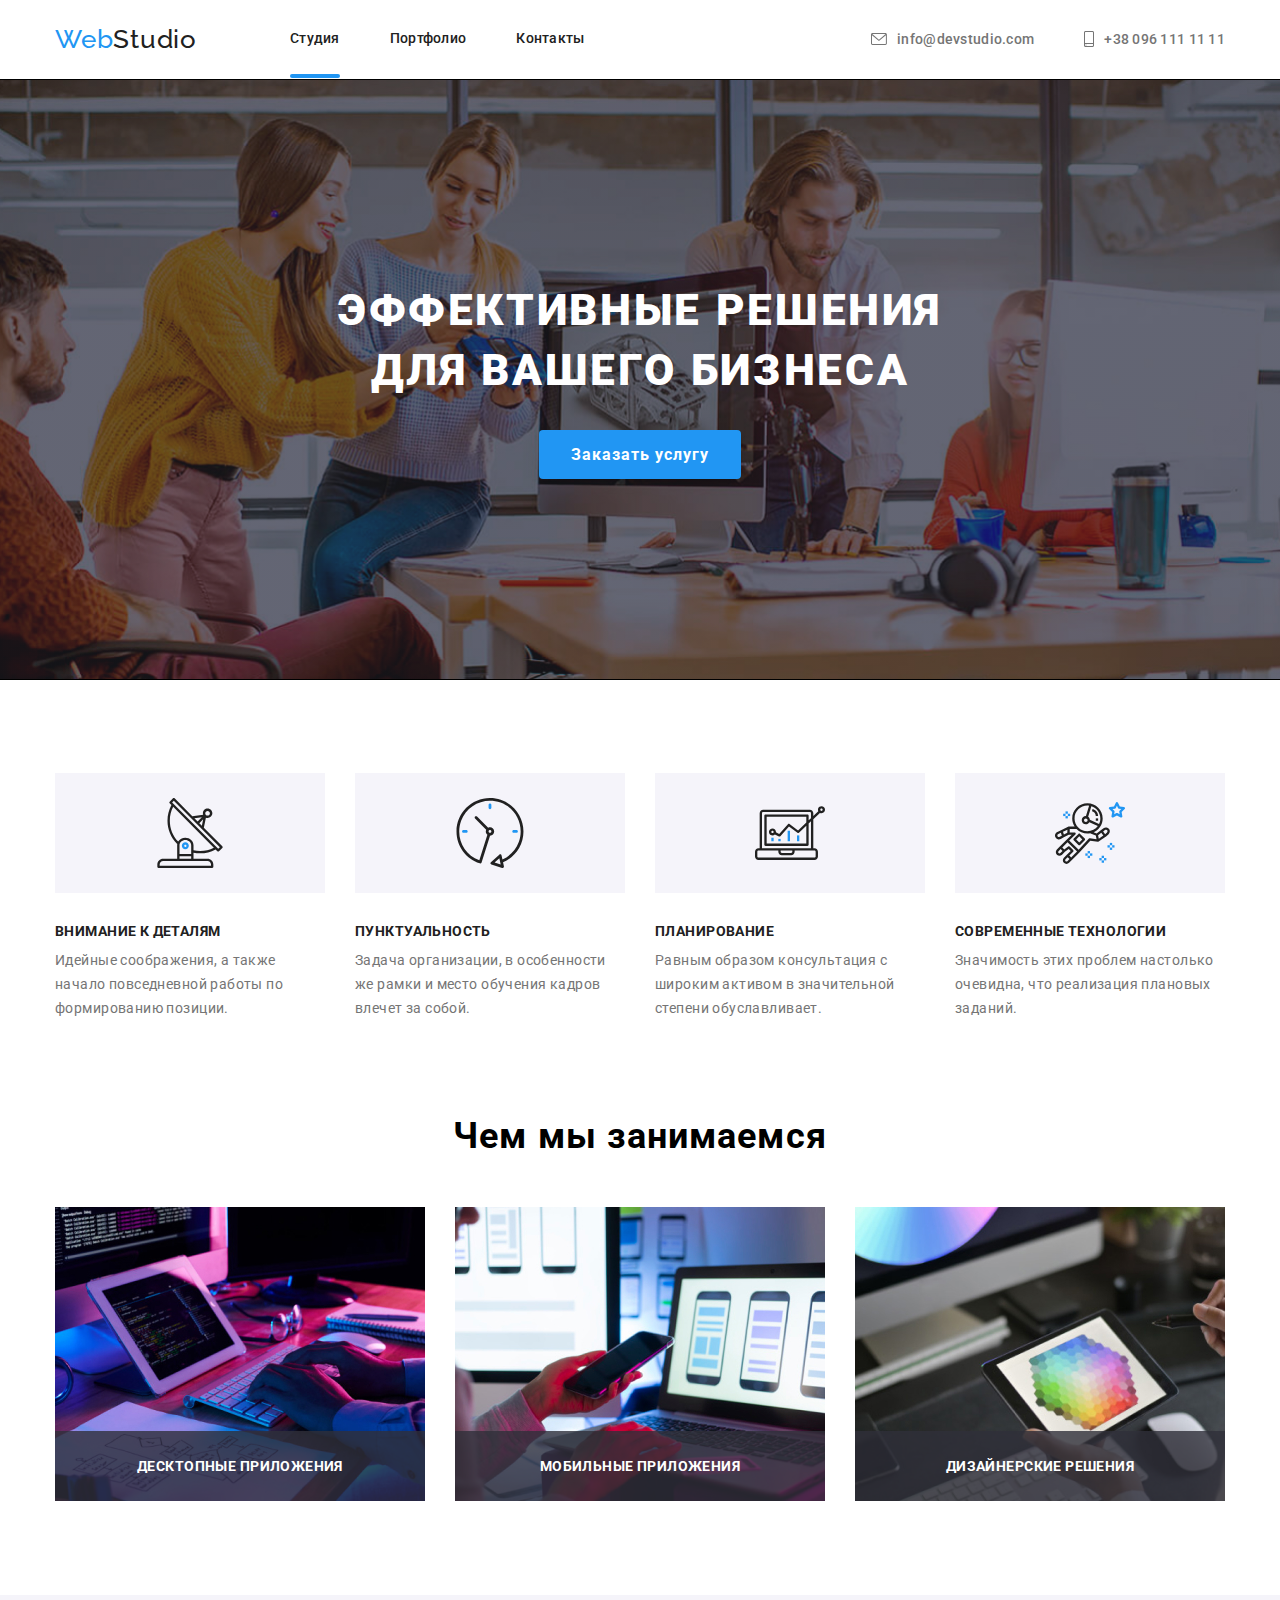
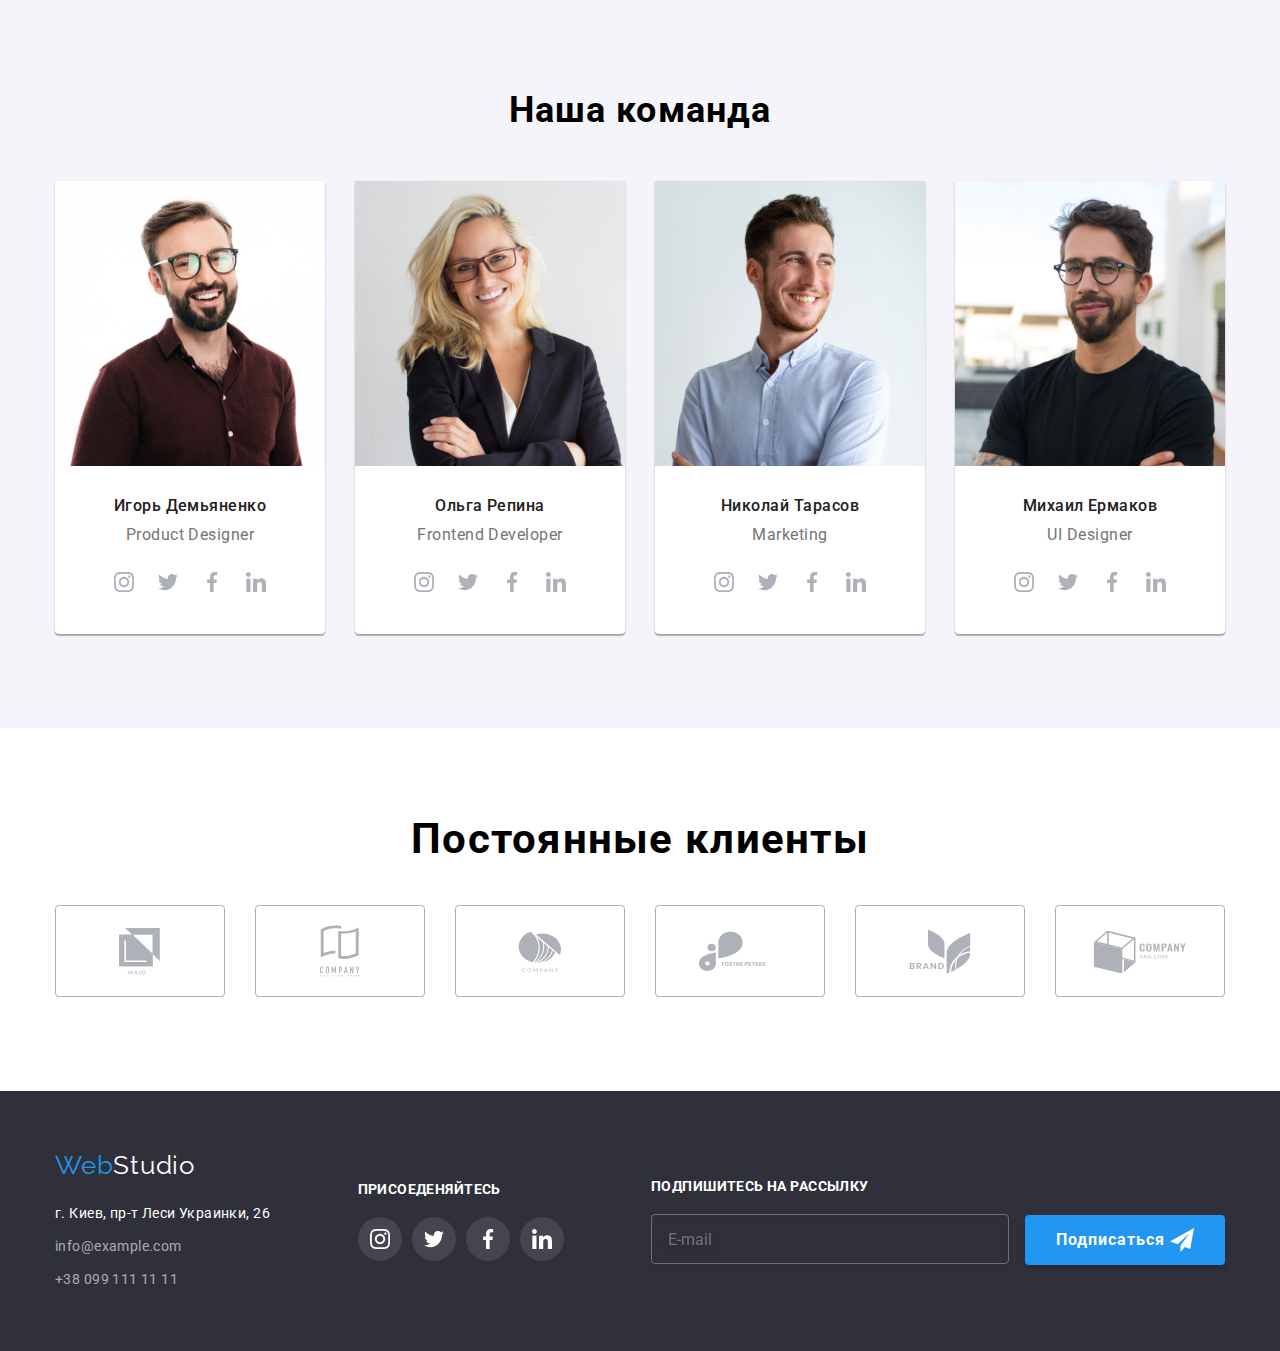
<file: index.html>
<!DOCTYPE html>
<html lang="en">
  <head>
    <meta charset="UTF-8" />
    <meta http-equiv="X-UA-Compatible" content="IE=edge" />
    <meta name="viewport" content="width=device-width, initial-scale=1.0,maximum-scale=1.0, user-scalable=no" />
    <title>Студия</title>
    <link rel="preconnect" href="https://fonts.gstatic.com" />
    <link href="https://fonts.googleapis.com/css2?family=Raleway:wght@700&family=Roboto:wght@400;500;700;900&display=swap" rel="stylesheet" />
    <link rel="stylesheet" href="https://cdnjs.cloudflare.com/ajax/libs/modern-normalize/1.0.0/modern-normalize.min.css" />
    <!-- <link rel="stylesheet" href="./css/style.css" /> -->
    <link rel="stylesheet" href="./css/main.min.css" />
  </head>

  <!--Шапка меню-->
  <body class="body">
    <header class="header">
      <div class="container main-nav">
        <nav class="header__list">
          <a class="header__logo" href="./index.html"><span class="header__web-header">Web</span>Studio</a>
          <ul class="list-header-menu">
            <li><a class="list-header-menu__active" href="#">Студия</a></li>
            <li><a href="./portfolio.html">Портфолио</a></li>
            <li><a href="#address">Контакты</a></li>
          </ul>
        </nav>

         <ul class="header-contacts">
          <li class="header-contacts__link">
            <svg width="16" height="12">
              <use class="header-contacts__icons" href="./image/icon/sprite.svg#icon-envelope"></use>
            </svg>
            <a class="contacts " href="mailto:info@devstudio.com">info@devstudio.com</a>
          </li>
          <li class="header-contacts__link">
            <svg width="10" height="16">
              <use class="header-contacts__icons" href="./image/icon/sprite.svg#icon-smartphone"></use>
            </svg>
            <a class="contacts " href="tel:+380961111111">+38 096 111 11 11</a>
          </li>
        </ul>
      </div>

 
      <!-- Мобильное меню -->
      <div>
       <nav>
          <button class="menu-open" type="button"  >
            <svg   width="40" height="40">
              <use   xlink:href="./image/icon/sprite.svg#menu-open"></use>
            </svg>
          </button>
          
          <div class="mobile-menu is-hidden">
            <button class="menu-close"  type="button"> 
              <svg width="40" height="40">
                <use  class="icon-menu "href="./image/icon/sprite.svg#icon-vector-menu"></use>
              </svg>
            </button>

             <ul class="mobile-menu__nav">
                <li  class="nav__item">
                    <a href=" " class="nav__link active">Студия</a>
                 </li>
                 <li class="nav__item">
                    <a href="./portfolio.html" class="nav__link">Портфолио</a>
                 </li>
                  <li class="nav__item">
                     <a href=" " class="nav__link">Контакты</a>
                  </li>
             </ul>

        <div class="mobile-menu__bottom">
             <ul class="mobile-menu__contacts">
                <li class="contacts__item">
                  <a class="contacts__link contacts__link--phone" href="">+38 096 111 11 11</a>
                </li>
                <li class="contacts__item">
                  <a class="contacts__link contacts__link--mail" href="">info@devstudio.com</a>
              </li>
                </ul>


                <ul class="mobile-menu__social">
                  <li class="social__item">
                    <a class="social__link" href="">Instagram</a>
                  </li>
                  <li class="social__item">
                     <a class="social__link" href="">Twitter</a>
                  </li>
                  <li class="social__item"> 
                    <a class="social__link" href="">Facebook</a>
                  </li>
                  <li class="social__item">
                     <a class="social__link" href="">LinkedIn</a>
                  </li>
                </ul>
              </div>

               </div>
           </nav>
       </div>

     </div>
    </header>
    
      <!--Герой-->

      <section class="hero">
        <div class="container hero__title">
          <h1 class="hero__title-hero">Эффективные решения <br />для вашего бизнеса</h1>
          <button class="button" type="button" data-modal-open>Заказать услугу</button>
        </div>

   
      </section>

      <!--4 пункта иконки-->
      <section class="features">
        <div class="container">
          <ul class="features__advantages">
            <li class="features__list">
              <a class="features__advantages-link">
                <svg width="70" height="70">
                  <use class="features__advantages-icon" href="./image/icon/sprite.svg#icon-antenna"></use>
                </svg>
              </a>
                <h3 class="features__subtitle">Внимание к деталям</h3>
                <p class="features__description">Идейные соображения, а также начало повседневной работы по формированию позиции.</p>
             
            </li>
            <li class="features__list">
              <a class="features__advantages-link">
                <svg width="70" height="70">
                  <use class="features__advantages-icon" href="./image/icon/sprite.svg#icon-clock"></use>
                </svg>
              </a>
                 <h3 class="features__subtitle">Пунктуальность</h3>
                  <p class="features__description">Задача организации, в особенности же рамки и место обучения кадров влечет за собой.</p>
              
            </li>
            <li class="features__list">
              <a class="features__advantages-link">
                <svg width="70" height="70">
                  <use class="features__advantages-icon" href="./image/icon/sprite.svg#icon-diagram"></use>
                </svg>
              </a>
                  <h3 class="features__subtitle">Планирование</h3>
                <p class="features__description">Равным образом консультация с широким активом в значительной степени обуславливает.</p>
             
            </li>
            <li class="features__list">
              <a class="features__advantages-link">
                <svg width="70" height="70">
                  <use class="features__advantages-icon" href="./image/icon/sprite.svg#icon-astronaut"></use>
                </svg>
              </a>
                  <h3 class="features__subtitle">Современные технологии</h3>
                <p class="features__description">Значимость этих проблем настолько очевидна, что реализация плановых заданий.</p>
             
            </li>
          </ul>
            </div>

        
         

          <!--Занятие студия-->


   <div class="qwe container">
          <h2 class="work general-title">Чем мы занимаемся</h2>
          <ul class="features__work-list">
            <li class="features__work-image">
              <div class="features__fon-pictures">
                <p class="features__text-on-picture">Десктопные приложения</p>
              </div>
              <picture>
                <source
                  srcset="
                    ./image/team-work/d-work-1.jpg   1x,
                    ./image/team-work/d-work-1@2x.jpg 2x
                  "
                  type="image/jpeg"
                />
               <img class="features__work-picture" src="image/team-work/d-work-1.jpg" alt="картинка планшет и клавиатура" />
              </picture>
            </li>


            <li class="features__work-image">
              <div class="features__fon-pictures">
                <p class="features__text-on-picture">Мобильные приложения</p>
              </div>
              <picture>
                <source
                  srcset="
                    ./image/team-work/d-work-2.jpg   1x,
                    ./image/team-work/d-work-2@2x.jpg 2x
                  "
                  type="image/jpeg"
                />
               <img class="features__work-picture" src="image/team-work/d-work-2.jpg" alt="картинка телефон и ноутбук" />
              </picture>
            </li>


            <li class="features__work-image">
              <div class="features__fon-pictures">
                <p class="features__text-on-picture">Дизайнерские решения</p>
              </div>
                <picture>
                  <source
                    srcset="
                      ./image/team-work/d-work-3.jpg   1x,
                      ./image/team-work/d-work-3@2x.jpg 2x
                    "
                    type="image/jpeg"
                  />
                 <img class="features__work-picture" src="image/team-work/d-work-3.jpg" alt="картинка планшет" />
                </picture>
          
            </li>
          </ul>
       </div>
      </div>
           
</section>

      <!--Команда-->
      <section class=" team">
        <div class="container">
          <h2 class="title-team general-title">Наша команда</h2>


          <ul class="team__team-list">
            <li class="team__command">
              <picture class="team-cards__photo">
                <source
                  srcset="
                  ./image/team-work/m-team-1.jpg 1x,
                  ./image/team-work/m-team-1@2x.jpg  2x
                  "
                  media="(max-width: 768px)"
                />
                <source
                  srcset="
                  ./image/team-work/t-team-1.jpg 1x,
                  ./image/team-work/t-team-1@2x.jpg  2x
                  "
                  media="(min-width: 768px)"
                />
                <source
                  srcset="
                  ./image/team-work/d-team-1.jpg 1x,
                  ./image/team-work/d-team-1@2x.jpg 2x
                  "
                  media="(min-width: 1200px)"
                />
                <img
                  src="./image/team-work/d-team-1.jpg"
                  width="270"
                  alt="Игорь Демяненко"
                />
              </picture>
              <div class="team__our-list">
                <h3 class="team__name">Игорь Демьяненко</h3>
                <p class="team__profession">Product Designer</p>
                <ul class="social-list">
                  <li>
                    <a class="social-list__link">
                      <svg width="20" height="20">
                        <use class="social-list__icon-team" href="./image/icon/sprite.svg#icon-instagram"></use>
                      </svg>
                    </a>
                  </li>
                  <li>
                    <a class="social-list__link">
                      <svg width="20" height="20">
                        <use class="social-list__icon-team" href="./image/icon/sprite.svg#icon-twitter"></use>
                      </svg>
                    </a>
                  </li>
                  <li>
                    <a class="social-list__link">
                      <svg width="20" height="20">
                        <use class="social-list__icon-team" href="./image/icon/sprite.svg#icon-facebook"></use>
                      </svg>
                    </a>
                  </li>
                  <li>
                    <a class="social-list__link">
                      <svg width="20" height="20">
                        <use class="social-list__icon-team" href="./image/icon/sprite.svg#icon-linkedin"></use>
                      </svg>
                    </a>
                  </li>
                </ul>
              </div>
            </li>

            <li class="team__command">
              <picture class="team-cards__photo">
                <source
                  srcset="
                  ./image/team-work/m-team-2.jpg 1x,
                  ./image/team-work/m-team-2@2x.jpg  2x
                  "
                  media="(max-width: 768px)"
                />
                <source
                  srcset="
                  ./image/team-work/t-team-2.jpg 1x,
                  ./image/team-work/t-team-2@2x.jpg  2x
                  "
                  media="(min-width: 768px)"
                />
                <source
                  srcset="
                  ./image/team-work/d-team-2.jpg 1x,
                  ./image/team-work/d-team-2@2x.jpg 2x
                  "
                  media="(min-width: 1200px)"
                />
                <img
                  src="./image/team-work/d-team-2.jpg"
                  width="270"
                  alt="Ольга Репина"
                />
              </picture>
              <div class="team__our-list">
                <h3 class="team__name">Ольга Репина</h3>
                <p class="team__profession">Frontend Developer</p>
                <ul class="social-list">
                  <li>
                    <a class="social-list__link">
                      <svg width="20" height="20">
                        <use class="social-list__icon-team" href="./image/icon/sprite.svg#icon-instagram"></use>
                      </svg>
                    </a>
                  </li>
                  <li>
                    <a class="social-list__link">
                      <svg width="20" height="20">
                        <use class="social-list__icon-team" href="./image/icon/sprite.svg#icon-twitter"></use>
                      </svg>
                    </a>
                  </li>
                  <li>
                    <a class="social-list__link">
                      <svg width="20" height="20">
                        <use class="social-list__icon-team" href="./image/icon/sprite.svg#icon-facebook"></use>
                      </svg>
                    </a>
                  </li>
                  <li>
                    <a class="social-list__link">
                      <svg width="20" height="20">
                        <use class="social-list__icon-team" href="./image/icon/sprite.svg#icon-linkedin"></use>
                      </svg>
                    </a>
                  </li>
                </ul>
              </div>
            </li>

            <li class="team__command">
              <picture class="team-cards__photo">
                <source
                  srcset="
                  ./image/team-work/m-team-3.jpg 1x,
                  ./image/team-work/m-team-3@2x.jpg  2x
                  "
                  media="(max-width: 768px)"
                />
                <source
                  srcset="
                  ./image/team-work/t-team-3.jpg 1x,
                  ./image/team-work/t-team-3@2x.jpg  2x
                  "
                  media="(min-width: 768px)"
                />
                <source
                  srcset="
                  ./image/team-work/d-team-3.jpg 1x,
                  ./image/team-work/d-team-3@2x.jpg 2x
                  "
                  media="(min-width: 1200px)"
                />
                <img
                  src="./image/team-work/d-team-3.jpg"
                  width="270"
                  alt="Николай Тарасов"
                />
              </picture>
              <div class="team__our-list">
                <h3 class="team__name">Николай Тарасов</h3>
                <p class="team__profession">Marketing</p>
                <ul class="social-list">
                  <li>
                    <a class="social-list__link">
                      <svg width="20" height="20">
                        <use class="social-list__icon-team" href="./image/icon/sprite.svg#icon-instagram"></use>
                      </svg>
                    </a>
                  </li>
                  <li>
                    <a class="social-list__link">
                      <svg width="20" height="20">
                        <use class="social-list__icon-team" href="./image/icon/sprite.svg#icon-twitter"></use>
                      </svg>
                    </a>
                  </li>
                  <li>
                    <a class="social-list__link">
                      <svg width="20" height="20">
                        <use class="social-list__icon-team" href="./image/icon/sprite.svg#icon-facebook"></use>
                      </svg>
                    </a>
                  </li>
                  <li>
                    <a class="social-list__link">
                      <svg width="20" height="20">
                        <use class="social-list__icon-team" href="./image/icon/sprite.svg#icon-linkedin"></use>
                      </svg>
                    </a>
                  </li>
                </ul>
              </div>
            </li>

            <li class="team__command">
              <picture class="team-cards__photo">
                <source
                  srcset="
                  ./image/team-work/m-team-4.jpg 1x,
                  ./image/team-work/m-team-4@2x.jpg  2x
                  "
                  media="(max-width: 768px)"
                />
                <source
                  srcset="
                  ./image/team-work/t-team-4.jpg 1x,
                  ./image/team-work/t-team-4@2x.jpg  2x
                  "
                  media="(min-width: 768px)"
                />
                <source
                  srcset="
                  ./image/team-work/d-team-4.jpg 1x,
                  ./image/team-work/d-team-4@2x.jpg 2x
                  "
                  media="(min-width: 1200px)"
                />
                <img
                  src="./image/team-work/d-team-4.jpg"
                  width="270"
                  alt="Михаил Ермаков"
                />
              </picture>
              <div class="team__our-list">
                <h3 class="team__name">Михаил Ермаков</h3>
                <p class="team__profession">UI Designer</p>
                <ul class="social-list">
                  <li>
                    <a class="social-list__link">
                      <svg width="20" height="20">
                        <use class="social-list__icon-team" href="./image/icon/sprite.svg#icon-instagram"></use>
                      </svg>
                    </a>
                  </li>
                  <li>
                    <a class="social-list__link">
                      <svg width="20" height="20">
                        <use class="social-list__icon-team" href="./image/icon/sprite.svg#icon-twitter"></use>
                      </svg>
                    </a>
                  </li>
                  <li>
                    <a class="social-list__link">
                      <svg width="20" height="20">
                        <use class="social-list__icon-team" href="./image/icon/sprite.svg#icon-facebook"></use>
                      </svg>
                    </a>
                  </li>
                  <li>
                    <a class="social-list__link">
                      <svg width="20" height="20">
                        <use class="social-list__icon-team" href="./image/icon/sprite.svg#icon-linkedin"></use>
                      </svg>
                    </a>
                  </li>
                </ul>
              </div>
            </li>
          </ul>
        </div>
      </section>

       <!--Постоянные клиенты-->
      <section class=" clients">
        <div class="container constant">
          <p class="clients__title">Постоянные клиенты</p>
          <ul class="clients__listk">
            <li class="clients__list">
              <a class="clients__link">
                <svg width="41" height="46.7">
                  <use class="clients__icon" href="./image/icon/sprite.svg#icon-group"></use>
                </svg>
              </a>
            </li>
            <li class="clients__list">
              <a class="clients__link">
                <svg width="40" height="52">
                  <use class="clients__icon" href="./image/icon/sprite.svg#icon-group1"></use>
                </svg>
              </a>
            </li>
            <li class="clients__list">
              <a class="clients__link">
                <svg width="43.46" height="41.18">
                  <use class="clients__icon" href="./image/icon/sprite.svg#icon-group4"></use>
                </svg>
              </a>
            </li>
            <li class="clients__list">
              <a class="clients__link">
                <svg width="84.4" height="40.62">
                  <use class="clients__icon" href="./image/icon/sprite.svg#icon-group6"></use>
                </svg>
              </a>
            </li>
            <li class="clients__list">
              <a class="clients__link">
                <svg width="62.54" height="45.43">
                  <use class="clients__icon" href="./image/icon/sprite.svg#icon-group3"></use>
                </svg>
              </a>
            </li>

            <li class="clients__list">
              <a class="clients__link">
                <svg width="93.79" height="43.93">
                  <use class="clients__icon" href="./image/icon/sprite.svg#icon-group5"></use>
                </svg>
              </a>
            </li>
          </ul>
        </div>
      </section>
    </main>

    <!--Футер-->
    <footer class="footer">
      <div class="container footer__link">
        <div class="footer__list">
          <a class="logo" href="./"> <span class="web">Web</span>Studio</a>
          <address class="address">
            <ul class="address__list">
              <li><p class="address__paragraph">г. Киев, пр-т Леси Украинки, 26</p></li>
              <li><a class="address__contact-footer" href="mailto:info@example.com">info@example.com</a></li>
              <li><a class="address__contact-footer" href="tel:+380991111111">+38 099 111 11 11</a></li>
            </ul>
          </address>
        </div>

        <div class="footer__join">
          <p class="footer__join-text">Присоеденяйтесь</p>
          <ul class="social-list">
            <li class="social-list__item">
              <a class="social-list__link social-list__link--style">
                <svg width="20" height="20">
                  <use class="social-list__icon social-list__icon--style" href="./image/icon/sprite.svg#icon-instagram"></use>
                </svg>
              </a>
            </li>
            <li class="social-list__item">
              <a class="social-list__link social-list__link--style">
                <svg width="20" height="20">
                  <use class="social-list__icon social-list__icon--style" href="./image/icon/sprite.svg#icon-twitter"></use>
                </svg>
              </a>
            </li>
            <li class="social-list__item">
              <a class="social-list__link social-list__link--style">
                <svg width="20" height="20">
                  <use class="social-list__icon social-list__icon--style" href="./image/icon/sprite.svg#icon-facebook"></use>
                </svg>
              </a>
            </li>
            <li class="social-list__item">
              <a class="social-list__link social-list__link--style">
                <svg width="20" height="20">
                  <use class="social-list__icon social-list__icon--style" href="./image/icon/sprite.svg#icon-linkedin"></use>
                </svg>
              </a>
            </li>
          </ul>
        </div>

        <!--Форма футер-->

        <form class="subscribe" autocomplete="off">
          <p class="subscribe__footer-title">Подпишитесь на рассылку</p>
          <div class="subscribe__footer-row">
            <input class="subscribe__footer-mail" type="text" name="mail" id="name" placeholder="E-mail" />

            <button class="subscribe__footer-submit" type="submit">
              Подписаться
              <svg class="subscribe__form-send" width="24" height="24">
                <use href="./image/icon/icons-modal.svg#icon-icon-send"></use>
              </svg>
            </button>
          </div>
        </form>
      </div>
    </footer>

      <!--Модальное окно,форма-->
        <div class="backdrop is-hidden" data-modal>
          <div class="modal">
            <button data-modal-close class="modal__vector-icon" type="button">
              <svg width="11" height="11">
                <use class="modal__vector-icons" href="./image/icon/sprite.svg#icon-vector"></use>
              </svg>
            </button>

            <form class="form" autocomplete="off">
              <p class="form__text">Оставьте свои данные, мы вам перезвоним</p>
              <div class="form__field">
                <label for="name"> Имя</label>
                <input class="form__input" type="text" name="name" id="name" />
                <svg class="form__icon-field" width="12" height="12">
                  <use href="./image/icon/icons-modal.svg#icon-Vector-people"></use>
                </svg>
              </div>

              <div class="form__field">
                <label for="tel">Телефон</label>
                <input class="form__input" type="tel" name="tel" id="tel" />
                <svg class="form__icon-field" width="12" height="12">
                  <use href="./image/icon/icons-modal.svg#icon-Vector-tel"></use>
                </svg>
              </div>

              <div class="form__field">
                <label for="mail">Почта</label>
                <input class="form__input" type="email" name="mail" id="mail" />
                <svg class="form__icon-field" width="12" height="12">
                  <use href="./image/icon/icons-modal.svg#icon-Vector-mail"></use>
                </svg>
              </div>

              <div class="form__field">
                <label for="comment">Комментарий</label>
                <textarea class="form__comment" name="comment" id="comment" rows="10" placeholder="Введите текст"></textarea>
              </div>

              <div class="form__form-checkbox">
                <label class="form__label" for="topic">
                  <input class="form__checkbox is-hidden" type="checkbox" name="topic" id="topic" />
                  <span class="form__checkbox-icon">
                    <svg class="" width="14" height="12">
                      <use href="./image/icon/icons-modal.svg#icon-Vector-ok"></use>
                    </svg>
                  </span>
                  Соглашаюсь с рассылкой и принимаю
                  <a class="form__checkbox-link" href="">Условия договора</a>
                </label>
              </div>

              <button class="form__submit" type="submit">Отправить</button>
            </form>
          </div>
        </div>
        
     <script src="./js/mobile-menu.js"></script>
    <script src="./js/modal.js"></script>
  </body>
</html>
</file>
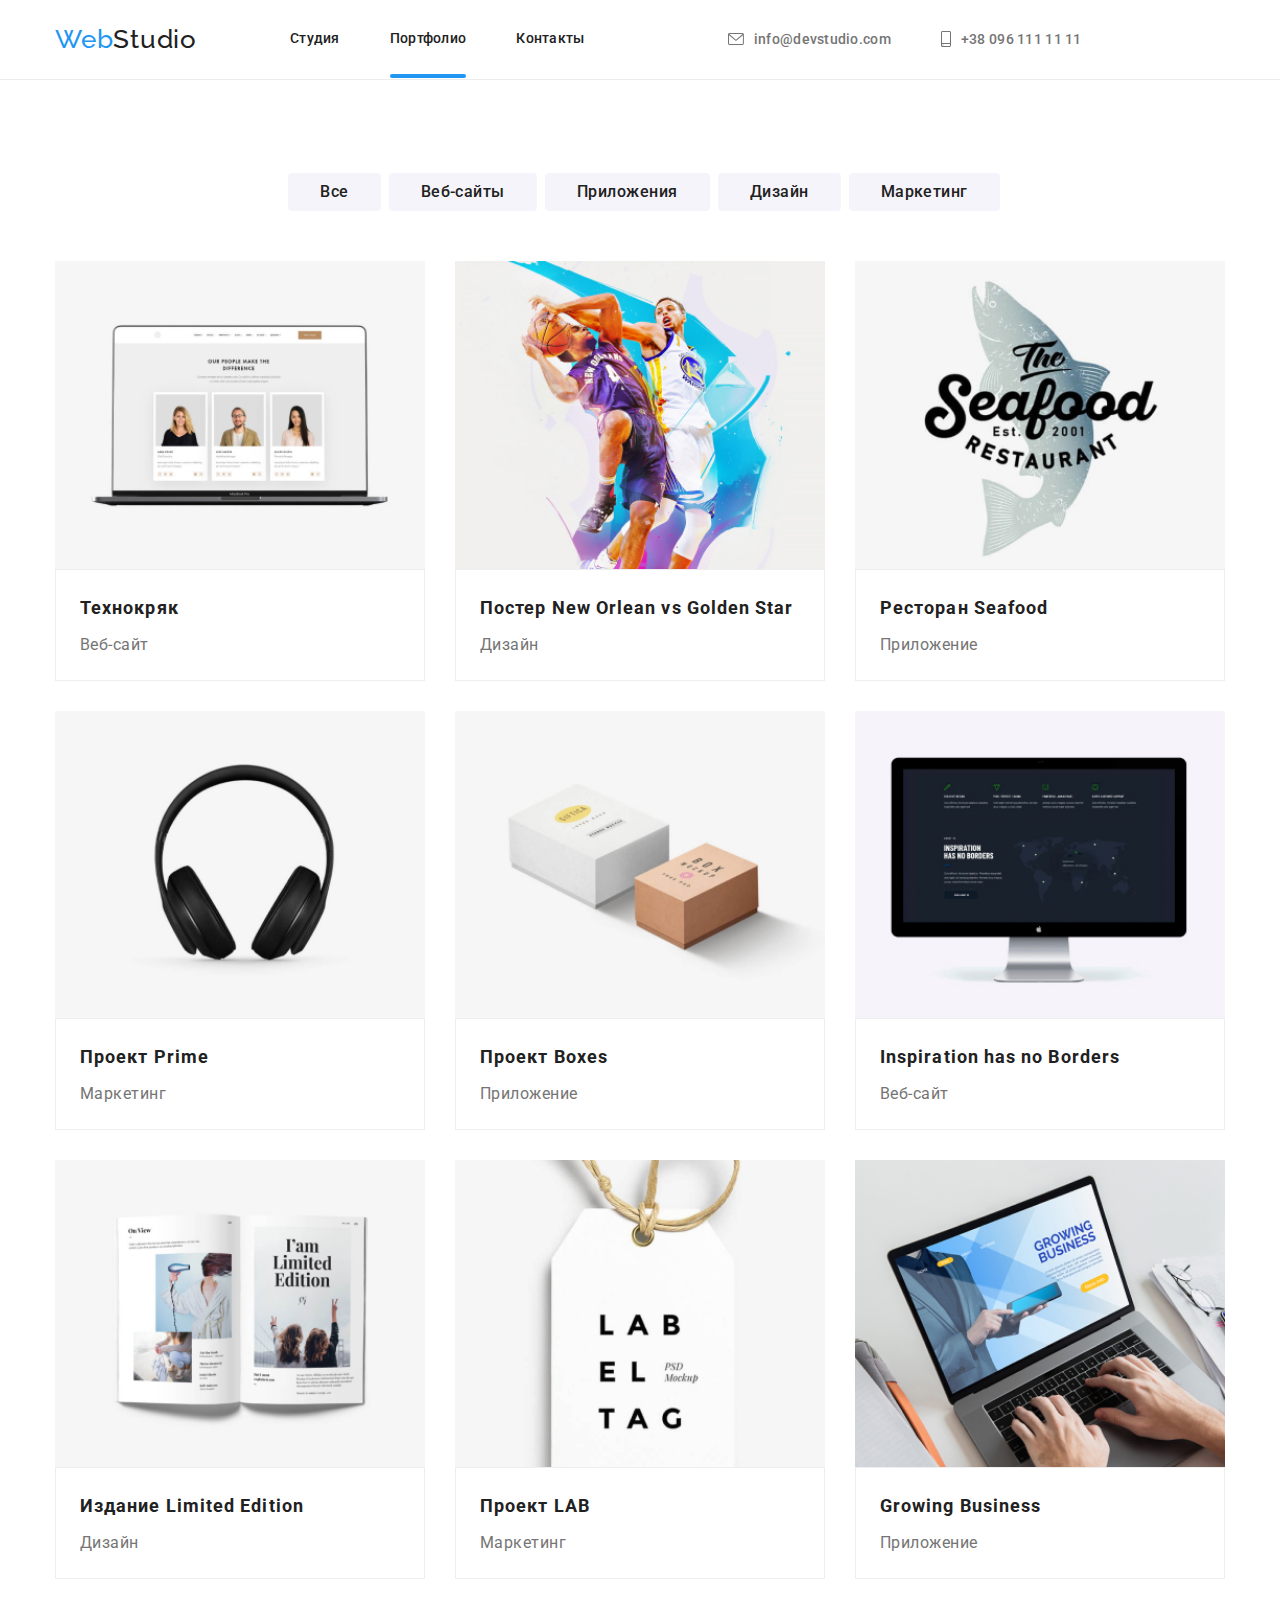
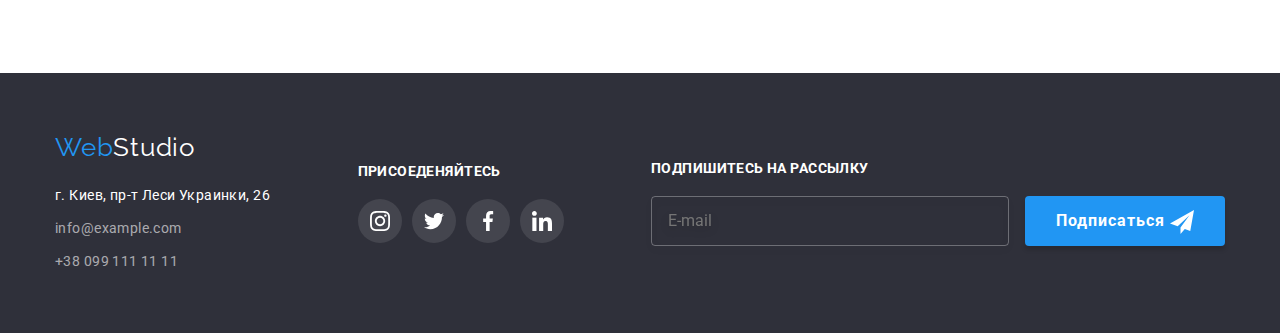
<file: portfolio.html>
<!DOCTYPE html>
<html lang="en">
  <head>
    <meta charset="UTF-8" />
    <meta name="viewport" content="width=device-width, initial-scale=1.0,maximum-scale=1.0, user-scalable=no" />
    <title>Portfolio</title>
    <link rel="preconnect" href="https://fonts.gstatic.com" />
    <link href="https://fonts.googleapis.com/css2?family=Raleway:wght@700&family=Roboto:wght@400;500;700;900&display=swap" rel="stylesheet" />
    <link rel="stylesheet" href="https://cdnjs.cloudflare.com/ajax/libs/modern-normalize/1.0.0/modern-normalize.min.css" />
    <!-- <link rel="stylesheet" href="./css/style.css" /> -->
    <link rel="stylesheet" href="./css/main.min.css" />
  </head>

  <!--Шапка меню-->
  <body class="body">
    <header class="header">
      <div class="container main-nav">
        <nav class="header__list">
          <a class="header__logo" href="./index.html"><span class="header__web-header">Web</span>Studio</a>
          <ul class="list-header-menu">
            <li><a href="./index.html">Студия</a></li>
            <li><a class="list-header-menu__active" href="./portfolio.html">Портфолио</a></li>
            <li><a href="#address">Контакты</a></li>
          </ul>
        </nav>

        <ul class="header-contacts">
          <li class="header-contacts__link">
            <svg width="16" height="12">
              <use class="header-contacts__icons" href="./image/icon/sprite.svg#icon-envelope"></use>
            </svg>
            <a class="contacts" href="mailto:info@devstudio.com">info@devstudio.com</a>
          </li>
          <li class="header-contacts__link">
            <svg width="10" height="16">
              <use class="header-contacts__icons" href="./image/icon/sprite.svg#icon-smartphone"></use>
            </svg>
            <a class="contacts" href="tel:+380961111111">+38 096 111 11 11</a>
          </li>
        </ul>

          <!-- Mobile-menu -->
      <div>
        <nav>
          <button class="menu-open" type="button"  >
            <svg  width="40" height="40">
              <use class="icon-menu_24px" xlink:href="./image/icon/sprite.svg#menu-open"></use>
            </svg>
          </button>
           
           <div class="mobile-menu is-hidden">
             <button class="menu-close"  type="button"> 
              <svg width="40" height="40">
                <use  href="./image/icon/sprite.svg#icon-vector-menu"></use>
              </svg>
             </button>
 
              <ul class="mobile-menu__nav">
                 <li  class="nav__item">
                     <a href="./index.html" class="nav__link ">Студия</a>
                  </li>
                  <li class="nav__item">
                     <a href="" class="nav__link active">Портфолио</a>
                  </li>
                   <li class="nav__item">
                      <a href=" " class="nav__link">Контакты</a>
                   </li>
              </ul>
 
         <div class="mobile-menu__bottom">
              <ul class="mobile-menu__contacts">
                 <li class="contacts__item">
                   <a class="contacts__link contacts__link--phone" href="#">+38 096 111 11 11</a>
                 </li>
                 <li class="contacts__item">
                   <a class="contacts__link contacts__link--mail" href="#">info@devstudio.com</a>
               </li>
                 </ul>
 
 
                 <ul class="mobile-menu__social">
                   <li class="social__item">
                     <a class="social__link" href="#">Instagram</a>
                   </li>
                   <li class="social__item">
                      <a class="social__link" href="#">Twitter</a>
                   </li>
                   <li class="social__item"> 
                     <a class="social__link" href="#">Facebook</a>
                   </li>
                   <li class="social__item">
                      <a class="social__link" href="#">LinkedIn</a>
                   </li>
                 </ul>
               </div>
 
                </div>
            </nav>
        </div>
      </div>
    </header>

    <!--Кнопки-->
    <main>
      <section class="portfolio">
        <h1 class="visually-hidden">Portfolio</h1>
        <div class="container">
          <ul class="portfolio__button-portfolio">
            <li class="portfolio__all"><button class="portfolio__all-button" type="button">Все</button></li>
            <li class="portfolio__all"><button class="portfolio__all-button" type="button">Веб-сайты</button></li>
            <li class="portfolio__all"><button class="portfolio__all-button" type="button">Приложения</button></li>
            <li class="portfolio__all"><button class="portfolio__all-button" type="button">Дизайн</button></li>
            <li class="portfolio__all"><button class="portfolio__all-button" type="button">Маркетинг</button></li>
          </ul>

          <!--Карточки-->

          <ul class="portfolio__card-list">
            <li class="portfolio__card">
              <a class="portfolio__card-link" href="#">
                <div class="portfolio__card-images">
                  <div class="portfolio__card-overlay">
                    <p class="portfolio__text-paragraph">
                      Технокряк это современная площадка распространения коронавируса. Компании используют эту платформу для цифрового шпионажа и атак на защищённые сервера конкурентов. Технокряк это
                      современная площадка распространения коронавируса. Компании используют эту платформу для цифрового шпионажа и атак на защищённые сервера конкурентов.
                    </p>
                  </div>
                  <picture>
                    <source
                      srcset="
                        ./image/cards-portfolio/m-portfolio-1.jpg 1x,
                        ./image/cards-portfolio/m-portfolio-1@2x.jpg 2x
                      "
                      media="(max-width: 767px)"
                    />
                    <source
                      srcset="
                      ./image/cards-portfolio/t-portfolio-1.jpg  1x,
                      ./image/cards-portfolio/t-portfolio-1@2x.jpg 2x
                      "
                      media="(min-width: 768px)"
                    />
                    <source
                      srcset="
                      ./image/cards-portfolio/d-portfolio-1.jpg  1x,
                      ./image/cards-portfolio/d-portfolio-1@2x.jpg 2x
                      "
                      media="(min-width: 1200px)"
                    />
                    <img
                      src="./image/cards-portfolio/d-portfolio-1.jpg"
                      alt="ноутбук с изображением веб-сайта"
                    />
                  </picture>
                </div>
                <div class="portfolio__card-content">
                  <h3 class="portfolio__card-title">Технокряк</h3>
                  <p class="portfolio__card-description">Веб-сайт</p>
                </div>
              </a>
            </li>

            <li class="portfolio__card">
              <a class="portfolio__card-link" href="#">
                <div class="portfolio__card-images">
                  <div class="portfolio__card-overlay">
                    <p class="portfolio__text-paragraph">
                      Технокряк это современная площадка распространения коронавируса. Компании используют эту платформу для цифрового шпионажа и атак на защищённые сервера конкурентов. Технокряк это
                      современная площадка распространения коронавируса. Компании используют эту платформу для цифрового шпионажа и атак на защищённые сервера конкурентов.
                    </p>
                  </div>
                  <picture>
                    <source
                      srcset="
                        ./image/cards-portfolio/m-portfolio-2.jpg 1x,
                        ./image/cards-portfolio/m-portfolio-2@2x.jpg 2x
                      "
                      media="(max-width: 767px)"
                    />
                    <source
                      srcset="
                      ./image/cards-portfolio/t-portfolio-2.jpg  1x,
                      ./image/cards-portfolio/t-portfolio-2@2x.jpg 2x
                      "
                      media="(min-width: 768px)"
                    />
                    <source
                      srcset="
                      ./image/cards-portfolio/d-portfolio-2.jpg  1x,
                      ./image/cards-portfolio/d-portfolio-2@2x.jpg 2x
                      "
                      media="(min-width: 1200px)"
                    />
                    <img
                      src="./image/cards-portfolio/d-portfolio-2.jpg"
                      alt="постер баскетбол"
                    />
                  </picture>
                </div>
                <div class="portfolio__card-content">
                  <h3 class="portfolio__card-title">Постер New Orlean vs Golden Star</h3>
                  <p class="portfolio__card-description">Дизайн</p>
                </div>
              </a>
            </li>

            <li class="portfolio__card">
              <a class="portfolio__card-link" href="#">
                <div class="portfolio__card-images">
                  <div class="portfolio__card-overlay">
                    <p class="portfolio__text-paragraph">
                      Технокряк это современная площадка распространения коронавируса. Компании используют эту платформу для цифрового шпионажа и атак на защищённые сервера конкурентов. Технокряк это
                      современная площадка распространения коронавируса. Компании используют эту платформу для цифрового шпионажа и атак на защищённые сервера конкурентов.
                    </p>
                  </div>
                  <picture>
                    <source
                      srcset="
                        ./image/cards-portfolio/m-portfolio-3.jpg 1x,
                        ./image/cards-portfolio/m-portfolio-3@2x.jpg 2x
                      "
                      media="(max-width: 767px)"
                    />
                    <source
                      srcset="
                      ./image/cards-portfolio/t-portfolio-3.jpg  1x,
                      ./image/cards-portfolio/t-portfolio-3@2x.jpg 2x
                      "
                      media="(min-width: 768px)"
                    />
                    <source
                      srcset="
                      ./image/cards-portfolio/d-portfolio-3.jpg  1x,
                      ./image/cards-portfolio/d-portfolio-3@2x.jpg 2x
                      "
                      media="(min-width: 1200px)"
                    />
                    <img
                      src="./image/cards-portfolio/d-portfolio-3.jpg"
                      alt="ресторан Seafood"
                    />
                  </picture>
                </div>
                <div class="portfolio__card-content">
                  <h3 class="portfolio__card-title">Ресторан Seafood</h3>
                  <p class="portfolio__card-description">Приложение</p>
                </div>
              </a>
            </li>

            <li class="portfolio__card">
              <a class="portfolio__card-link" href="#">
                <div class="portfolio__card-images">
                  <div class="portfolio__card-overlay">
                    <p class="portfolio__text-paragraph">
                      Технокряк это современная площадка распространения коронавируса. Компании используют эту платформу для цифрового шпионажа и атак на защищённые сервера конкурентов. Технокряк это
                      современная площадка распространения коронавируса. Компании используют эту платформу для цифрового шпионажа и атак на защищённые сервера конкурентов.
                    </p>
                  </div>
                  <picture>
                    <source
                      srcset="
                        ./image/cards-portfolio/m-portfolio-4.jpg 1x,
                        ./image/cards-portfolio/m-portfolio-4@2x.jpg 2x
                      "
                      media="(max-width: 767px)"
                    />
                    <source
                      srcset="
                      ./image/cards-portfolio/t-portfolio-4.jpg  1x,
                      ./image/cards-portfolio/t-portfolio-4@2x.jpg 2x
                      "
                      media="(min-width: 768px)"
                    />
                    <source
                      srcset="
                      ./image/cards-portfolio/d-portfolio-4.jpg  1x,
                      ./image/cards-portfolio/d-portfolio-4@2x.jpg 2x
                      "
                      media="(min-width: 1200px)"
                    />
                    <img
                      src="./image/cards-portfolio/d-portfolio-4.jpg"
                      alt="наушники"
                    />
                  </picture>
                </div>
                <div class="portfolio__card-content">
                  <h3 class="portfolio__card-title">Проект Prime</h3>
                  <p class="portfolio__card-description">Маркетинг</p>
                </div>
              </a>
            </li>

            <li class="portfolio__card">
              <a class="portfolio__card-link" href="#">
                <div class="portfolio__card-images">
                  <div class="portfolio__card-overlay">
                    <p class="portfolio__text-paragraph">
                      Технокряк это современная площадка распространения коронавируса. Компании используют эту платформу для цифрового шпионажа и атак на защищённые сервера конкурентов. Технокряк это
                      современная площадка распространения коронавируса. Компании используют эту платформу для цифрового шпионажа и атак на защищённые сервера конкурентов.
                    </p>
                  </div>
                  <picture>
                    <source
                      srcset="
                        ./image/cards-portfolio/m-portfolio-5.jpg 1x,
                        ./image/cards-portfolio/m-portfolio-5@2x.jpg 2x
                      "
                      media="(max-width: 767px)"
                    />
                    <source
                      srcset="
                      ./image/cards-portfolio/t-portfolio-5.jpg  1x,
                      ./image/cards-portfolio/t-portfolio-5@2x.jpg 2x
                      "
                      media="(min-width: 768px)"
                    />
                    <source
                      srcset="
                      ./image/cards-portfolio/d-portfolio-5.jpg  1x,
                      ./image/cards-portfolio/d-portfolio-5@2x.jpg 2x
                      "
                      media="(min-width: 1200px)"
                    />
                    <img
                      src="./image/cards-portfolio/d-portfolio-5.jpg"
                      alt="две коробки"
                    />
                  </picture>
                </div>
                <div class="portfolio__card-content">
                  <h3 class="portfolio__card-title">Проект Boxes</h3>
                  <p class="portfolio__card-description">Приложение</p>
                </div>
              </a>
            </li>

            <li class="portfolio__card">
              <a class="portfolio__card-link" href="#">
                <div class="portfolio__card-images">
                  <div class="portfolio__card-overlay">
                    <p class="portfolio__text-paragraph">
                      Технокряк это современная площадка распространения коронавируса. Компании используют эту платформу для цифрового шпионажа и атак на защищённые сервера конкурентов. Технокряк это
                      современная площадка распространения коронавируса. Компании используют эту платформу для цифрового шпионажа и атак на защищённые сервера конкурентов.
                    </p>
                  </div>
                  <picture>
                    <source
                      srcset="
                        ./image/cards-portfolio/m-portfolio-6.jpg 1x,
                        ./image/cards-portfolio/m-portfolio-6@2x.jpg 2x
                      "
                      media="(max-width: 767px)"
                    />
                    <source
                      srcset="
                      ./image/cards-portfolio/t-portfolio-6.jpg  1x,
                      ./image/cards-portfolio/t-portfolio-6@2x.jpg 2x
                      "
                      media="(min-width: 768px)"
                    />
                    <source
                      srcset="
                      ./image/cards-portfolio/d-portfolio-6.jpg  1x,
                      ./image/cards-portfolio/d-portfolio-6@2x.jpg 2x
                      "
                      media="(min-width: 1200px)"
                    />
                    <img
                      src="./image/cards-portfolio/d-portfolio-6.jpg"
                      alt="монитор с картой"
                    />
                  </picture>
                </div>
                <div class="portfolio__card-content">
                  <h3 class="portfolio__card-title">Inspiration has no Borders</h3>
                  <p class="portfolio__card-description">Веб-сайт</p>
                </div>
              </a>
            </li>

            <li class="portfolio__card">
              <a class="portfolio__card-link" href="#">
                <div class="portfolio__card-images">
                  <div class="portfolio__card-overlay">
                    <p class="portfolio__text-paragraph">
                      Технокряк это современная площадка распространения коронавируса. Компании используют эту платформу для цифрового шпионажа и атак на защищённые сервера конкурентов. Технокряк это
                      современная площадка распространения коронавируса. Компании используют эту платформу для цифрового шпионажа и атак на защищённые сервера конкурентов.
                    </p>
                  </div>
                  <picture>
                    <source
                      srcset="
                        ./image/cards-portfolio/m-portfolio-7.jpg 1x,
                        ./image/cards-portfolio/m-portfolio-7@2x.jpg 2x
                      "
                      media="(max-width: 767px)"
                    />
                    <source
                      srcset="
                      ./image/cards-portfolio/t-portfolio-7.jpg  1x,
                      ./image/cards-portfolio/t-portfolio-7@2x.jpg 2x
                      "
                      media="(min-width: 768px)"
                    />
                    <source
                      srcset="
                      ./image/cards-portfolio/d-portfolio-7.jpg  1x,
                      ./image/cards-portfolio/d-portfolio-7@2x.jpg 2x
                      "
                      media="(min-width: 1200px)"
                    />
                    <img
                      src="./image/cards-portfolio/d-portfolio-7.jpg"
                      alt="Издание Limited Edition"
                    />
                  </picture>
                </div>
                <div class="portfolio__card-content">
                  <h3 class="portfolio__card-title">Издание Limited Edition</h3>
                  <p class="portfolio__card-description">Дизайн</p>
                </div>
              </a>
            </li>

            <li class="portfolio__card">
              <a class="portfolio__card-link" href="#">
                <div class="portfolio__card-images">
                  <div class="portfolio__card-overlay">
                    <p class="portfolio__text-paragraph">
                      Технокряк это современная площадка распространения коронавируса. Компании используют эту платформу для цифрового шпионажа и атак на защищённые сервера конкурентов. Технокряк это
                      современная площадка распространения коронавируса. Компании используют эту платформу для цифрового шпионажа и атак на защищённые сервера конкурентов.
                    </p>
                  </div>
                  <picture>
                    <source
                      srcset="
                        ./image/cards-portfolio/m-portfolio-8.jpg 1x,
                        ./image/cards-portfolio/m-portfolio-8@2x.jpg 2x
                      "
                      media="(max-width: 767px)"
                    />
                    <source
                      srcset="
                      ./image/cards-portfolio/t-portfolio-8.jpg  1x,
                      ./image/cards-portfolio/t-portfolio-8@2x.jpg 2x
                      "
                      media="(min-width: 768px)"
                    />
                    <source
                      srcset="
                      ./image/cards-portfolio/d-portfolio-8.jpg  1x,
                      ./image/cards-portfolio/d-portfolio-8@2x.jpg 2x
                      "
                      media="(min-width: 1200px)"
                    />
                    <img
                      src="./image/cards-portfolio/d-portfolio-8.jpg"
                      alt="бирка LAB"
                    />
                  </picture>
                </div>
                <div class="portfolio__card-content">
                  <h3 class="portfolio__card-title">Проект LAB</h3>
                  <p class="portfolio__card-description">Маркетинг</p>
                </div>
              </a>
            </li>

            <li class="portfolio__card">
              <a class="portfolio__card-link" href="#">
                <div class="portfolio__card-images">
                  <div class="portfolio__card-overlay">
                    <p class="portfolio__text-paragraph">
                      Технокряк это современная площадка распространения коронавируса. Компании используют эту платформу для цифрового шпионажа и атак на защищённые сервера конкурентов. Технокряк это
                      современная площадка распространения коронавируса. Компании используют эту платформу для цифрового шпионажа и атак на защищённые сервера конкурентов.
                    </p>
                  </div>
                  <picture>
                    <source
                      srcset="
                        ./image/cards-portfolio/m-portfolio-9.jpg 1x,
                        ./image/cards-portfolio/m-portfolio-9@2x.jpg 2x
                      "
                      media="(max-width: 767px)"
                    />
                    <source
                      srcset="
                      ./image/cards-portfolio/t-portfolio-9.jpg  1x,
                      ./image/cards-portfolio/t-portfolio-9@2x.jpg 2x
                      "
                      media="(min-width: 768px)"
                    />
                    <source
                      srcset="
                      ./image/cards-portfolio/d-portfolio-9.jpg  1x,
                      ./image/cards-portfolio/d-portfolio-9@2x.jpg 2x
                      "
                      media="(min-width: 1200px)"
                    />
                    <img
                      src="./image/cards-portfolio/d-portfolio-9.jpg"
                      alt="ноутбук с изображением приложения"
                    />
                  </picture>
                </div>
                <div class="portfolio__card-content">
                  <h3 class="portfolio__card-title">Growing Business</h3>
                  <p class="portfolio__card-description">Приложение</p>
                </div>
              </a>
            </li>
          </ul>
        </div>
      </section>
    </main>

    <!--Футер-->
    <footer class="footer">
      <div class="container footer__link">
        <div class="footer__list">
          <a class="logo" href="./"> <span class="web">Web</span>Studio</a>
          <address class="address">
            <ul class="address__list">
              <li><p class="address__paragraph">г. Киев, пр-т Леси Украинки, 26</p></li>
              <li><a class="address__contact-footer" href="mailto:info@example.com">info@example.com</a></li>
              <li><a class="address__contact-footer" href="tel:+380991111111">+38 099 111 11 11</a></li>
            </ul>
          </address>
        </div>

        <div class="footer__join">
          <p class="footer__join-text">Присоеденяйтесь</p>
          <ul class="social-list">
            <li class="social-list__item">
              <a class="social-list__link social-list__link--style">
                <svg width="20" height="20">
                  <use class="social-list__icon social-list__icon--style" href="./image/icon/sprite.svg#icon-instagram"></use>
                </svg>
              </a>
            </li>
            <li class="social-list__item">
              <a class="social-list__link social-list__link--style">
                <svg width="20" height="20">
                  <use class="social-list__icon social-list__icon--style" href="./image/icon/sprite.svg#icon-twitter"></use>
                </svg>
              </a>
            </li>
            <li class="social-list__item">
              <a class="social-list__link social-list__link--style">
                <svg width="20" height="20">
                  <use class="social-list__icon social-list__icon--style" href="./image/icon/sprite.svg#icon-facebook"></use>
                </svg>
              </a>
            </li>
            <li class="social-list__item">
              <a class="social-list__link social-list__link--style">
                <svg width="20" height="20">
                  <use class="social-list__icon social-list__icon--style" href="./image/icon/sprite.svg#icon-linkedin"></use>
                </svg>
              </a>
            </li>
          </ul>
        </div>

        <form class="subscribe" autocomplete="off">
          <p class="subscribe__footer-title">Подпишитесь на рассылку</p>
          <div class="subscribe__footer-row">
            <input class="subscribe__footer-mail" type="text" name="mail" id="name" placeholder="E-mail" />

            <button class="subscribe__footer-submit" type="submit">
              Подписаться
              <svg class="subscribe__form-send" width="24" height="24">
                <use href="./image/icon/icons-modal.svg#icon-icon-send"></use>
              </svg>
            </button>
          </div>
        </form>
      </div>
    </footer>
    <script src="./js/mobile-menu.js"></script>
  </body>
</html>
</file>
<file: css/style.css>
/*сброс стилей*/

ul {
  list-style: none;
  margin: 0;
  padding: 0;
}
p,
h1,
h2,
h3,
h4 {
  margin: 0;
}

:root {
  --pretty-color: #2196f3;
  --while-color: #ffffff;
  --black-color: #212121;
  --grey-color: #757575;
  --dark-grey-color: #2f303a;
  --button-color: #f5f4fa;
  --footer-contacts-color: rgba(255, 255, 255, 0.6);
  --our-team-color: #f5f4fa;
  --icon-color: #afb1b8;
  --icon-footer-color: rgba(255, 255, 255, 0.1);
  --card-color: rgba(33, 150, 243, 0.9);
  --backdrop-color:rgba(0, 0, 0, 0.2);
  --fon-on-picture:rgba(47, 48, 58, 0.8);
  --texterea-color:rgba(117, 117, 117, 0.5);

}

/*Шапка меню*/
section {
  padding-bottom: 94px;
  padding-top: 94px;
}
.body {
  font-family: 'Roboto', sans-serif;
  background: var(--while-color);
}
.container {
  width: 1200px;
  padding: 0px 15px;
  margin: auto;
}

.main-nav {
  display: flex;
  justify-content: space-between;
  align-items: center;
}
.header__logo{
  display: block;
  font-family: 'Raleway', sans-serif;
  font-size: 26px;
  line-height: 1.19;
  text-decoration: none;
  color: var(--black-color);
}

.header-contacts__link{
  align-items: center;
  cursor: pointer;
  display: flex;
  justify-content: space-between;
  align-items: center;
  fill: var(--grey-color);
}
.contacts {
  margin-left: 10px;
}
.header-contacts__icons:hover {
  transition-duration: 250ms;
  transition-timing-function: cubic-bezier(0.4, 0, 0.2, 1);
  color:var(--pretty-color);
}
.header-contacts__link:hover .header-contacts__icons{
  transition-duration: 250ms;
  transition-timing-function: cubic-bezier(0.4, 0, 0.2, 1);
  color: var(--pretty-color);
  fill:var(--pretty-color);
}
.list-header-menu__active {
  position: relative;
  display: block;
}
.list-header-menu__active::after {
  position: absolute;
  content:"";
  top: 43px;
  display: block;
  border-radius: 2px;
  width: 100%;
  height: 4px;
  background: var(--pretty-color);
}
.list-header-menu__active:hover::after {
  background: var(--pretty-color);
  transition-duration: 250ms;
  transition-timing-function: cubic-bezier(0.4, 0, 0.2, 1);
}
.list-header-menu__active:hover.header__logo,
.header__web-header {
  color: var(--pretty-color);
}
.header .list-header-menu__active:visited {
  color: var(--pretty-color);
}
.header .header__logo:hover {
  color: var(--black-color);
}

.header__list {
  display: flex;
  align-items: center;
}
.list-header-menu {
  display: flex;
  margin-left: 93px;
}
.list-header-menu > li:not(:last-child) {
  margin-right: 50px;
}
.header-contacts {
  display: flex;
}
.header-contacts > li:not(:last-child) {
  margin-right: 50px;
}

.header-contacts > li {
  font-size: 14px;
  line-height: 1.14;
  font-weight: 500;
  letter-spacing: 0.02em;
}
.header {
  font-weight: 500;
  font-size: 14px;
  color: var(--black-color);
  display: flex;
  line-height: 1.14;
  letter-spacing: 0.02em;
  border-bottom: 1px solid #ececec;
  padding: 24px 0px 25px;
}

.header__list a,
.header__header-contacts a {
  color: var(--black-color);
  text-decoration: none;
}
.list-header a:hover {
  color: var(--pretty-color);
  transition-duration: 250ms;
  transition-timing-function: cubic-bezier(0.4, 0, 0.2, 1);
}

a.contacts {
  text-decoration: none;
  font-size: 14px;
  line-height: 24px;
  color: var(--grey-color);
}

/*Герой студия*/

.visually-hidden:not(:focus):not(:active) {
  width: 1px;
  height: 1px;
  margin: -1px;
  border: 0;
  padding: 0;
  white-space: nowrap;
  clip-path: inset(100%);
  clip: rect(0 0 0 0);
  overflow: hidden;
}

/*герой*/
.hero {
  max-width: 1600px;
  height: 600px;
  margin-left: auto;
  margin-right: auto;
  outline: 1px solid #000000;
  background-image: linear-gradient(rgba(47, 48, 58, 0.4), rgba(47, 48, 58, 0.4)), url(../image/Imgfon.jpg);
  background-size: cover;
  background-position: center;
  background-repeat: no-repeat;
}

.hero {
  padding-top: 200px;
  padding-bottom: 200px;
  text-align: center;
}

.hero__title-hero {
  font-style: normal;
  font-weight: 900;
  text-transform: uppercase;

  font-size: 44px;
  line-height: 1.364em;
  text-align: center;
  color: var(--while-color);
  margin-bottom: 30px;
}
.button {
  cursor: pointer;
  font-weight: bold;
  font-style: normal;
  padding: 9.63px 32px;
  font-size: 16px;
  line-height: 30px;
  letter-spacing: 0.06em;
  background: var(--pretty-color);
  color: var(--while-color);
  box-shadow: 0px 4px 4px rgba(0, 0, 0, 0.15);
  border-radius: 4px;
  border: none;
}
.backdrop.is-hidden {
  visibility: hidden;
  opacity: 0;
  pointer-events: none;
}
.backdrop {
  position: fixed;
  z-index: 1;
  right: 0;
  bottom: 0;
  left: 0px;
  top: 0px;
  background-color:var(--backdrop-color);
}

/*4 пункта иконки*/
.features__advantages {
  display: flex;
  flex-direction: row;
  justify-content: space-between;
}
.features__advantages-link {
  cursor: pointer;
  display: flex;
  justify-content: center;
  align-items: center;
  flex-direction: row;
  width: 270px;
  height: 120px;
  margin-bottom: 30px;
  background: var(--button-color);
}
.features__list {
  display: flex;
  flex-wrap: wrap;
  margin-bottom: 94px;
}

.features__list-title {
  flex-basis: calc((100% - 90px) / 4);
  margin-right: 30px;
}
.features__list-title:last-child {
  margin: 0;
}
.features__list > li {
  display: inline-block;
  font-size: 14px;
  line-height: 1.14;
  font-weight: 500;
  letter-spacing: 0.02em;
}

.features__work-list {
  font-size: 36px;
  line-height: 42px;
  color: var(--black-color);
  text-align: center;
}
.features__advantages-icon {
  position: relative;
  display: flex;
  flex-wrap: wrap;
}
.title-features {
  font-size: 14px;
  line-height: 16px;
  color: var(--black-color);
  text-transform: uppercase;
  margin-bottom: 10px;
}
.features__description {
  font-style: normal;
  font-size: 14px;
  line-height: 1.714;
  color: var(--grey-color);
  letter-spacing: 0.03em;
}

/*Занятие студия*/
.work {
  font-size: 36px;
  line-height: 42px;
  color: var(--black-color);
  text-align: center;
  margin-bottom: 50px;
}
.features__work-list {
  display: flex;
  flex-wrap: wrap;
}
.features__work-image {
  position: relative;
  flex-basis: calc((100% - 60px) / 3);
  margin-right: 30px;
  margin-bottom: 50px;
}
.features__work-image:last-child {
  margin-right: 0;
}

.features__text-on-picture {
  font-size: 14px;
  font-weight: bold;
  text-align: center;
  letter-spacing: 0.03em;
  text-transform: uppercase;
  color: var(--while-color);
}
.features__fon-pictures {
  position: absolute;
  display: flex;
  justify-content: center;
  align-items: center;
  left: 0;
  bottom: 0;
  width: 100%;
  height: 70px;
  background:var(--fon-on-picture);

}
/*Команда*/
.team {
  background: var(--our-team-color);
}

.team__team-list {
  display: flex;
  flex-wrap: wrap;
}
.team__command {
  flex-basis: calc((100% - 90px) / 4);
  margin-right: 30px;
  background: var(--while-color);
  border-radius: 0px 0px 4px 4px;
  box-shadow: 0px 1px 3px rgba(0, 0, 0, 0.12), 0px 1px 1px rgba(0, 0, 0, 0.14), 0px 2px 1px rgba(0, 0, 0, 0.2);
}
.team__command:last-child {
  margin-right: 0;
}
.team__our-list {
  text-align: center;
  padding: 30px 32px;
}
.title-team {
  font-size: 36px;
  line-height: 42px;
  color: var(--black-color);
  text-align: center;
  margin-bottom: 50px;
}
.team__name {
  font-weight: 500;
  font-size: 16px;
  line-height: 19px;
  color: var(--black-color);
  margin-bottom: 10px;
}

.team__profession {
  font-size: 16px;
  line-height: 19px;
  color: var(--grey-color);
  margin-bottom: 10px;
}
.social-list {
  display: flex;
  justify-content: space-between;
  margin-bottom: 0;
  margin-top: 16px;
}
.social-list__link {
  width: 44px;
  height: 44px;
  display: flex;
  justify-content: center;
  align-items: center;
  border-radius: 50%;
}
.social-list__link:hover {
  transition-duration: 250ms;
  transition-timing-function: cubic-bezier(0.4, 0, 0.2, 1);
  cursor: pointer;
  background: var(--pretty-color);
}
.social-list__link:hover use {
  fill: var(--while-color);
}

.social-list__icon-team {
  width: 20px;
  height: 20px;
  fill: var(--icon-color);
}

/*Кнопки портфолио*/
.portfolio__button-portfolio {
  display: flex;
  justify-content: center;
  margin-bottom: 50px;
}
.portfolio__button-portfolio > li {
  text-align: center;
  font-size: 16px;
  line-height: 1.625;
  top: 174px;
  left: 495px;
  padding-left: 8px;
}
.portfolio__all-button {
  cursor: pointer;
  background: var(--button-color);
  border-radius: 4px;
  padding: 10px 32px;
  font-weight: 500;
  color: var(--black-color);
  border: none;
}
.portfolio__button-portfolio .portfolio__all-button:hover,
.portfolio__button-portfolio .portfolio__all-button:focus {
  color: var(--while-color);
  background: var(--pretty-color);
  box-shadow: 0px 3px 1px rgba(0, 0, 0, 0.1), 0px 1px 2px rgba(0, 0, 0, 0.08), 0px 2px 2px rgba(0, 0, 0, 0.12);
  transition-duration: 250ms;
  transition-timing-function: cubic-bezier(0.4, 0, 0.2, 1);
}

/*Карточки*/
.portfolio__card-title {
  font-size: 18px;
  line-height: 2;
  color: var(--black-color);
  margin: 0;
}
.portfolio__card-description {
  font-size: 16px;
  line-height: 1.875;
  color: var(--grey-color);
  margin: 0;
}
.portfolio__card-list {
  display: flex;
  flex-wrap: wrap;
}
.portfolio__card-list .card:hover,
.portfolio__card-list .card:focus {
  box-shadow: 0px 1px 1px rgba(0, 0, 0, 0.12), 0px 4px 4px rgba(0, 0, 0, 0.06), 1px 4px 6px rgba(0, 0, 0, 0.16);
  transition-duration: 250ms;
  transition-timing-function: cubic-bezier(0.4, 0, 0.2, 1);
}
.portfolio__card {
  cursor: pointer;
  margin-right: 30px;
  margin-bottom: 30px;
  flex-basis: calc((100% - 60px) / 3);
}

.portfolio__card:nth-child(3n) {
  margin-right: 0;
}
.portfolio__card:nth-last-child(-n + 3) {
  margin-bottom: 0;
}
.portfolio__card-content {
  border: 1px solid #eeeeee;
  background: var(--while-color);
  padding: 20px 24px;
}
img {
  display: block;
  max-width: 100%;
  height: auto;
  width: 100%;
}
.portfolio__card-link {
  text-decoration: none;
}
.portfolio__card-images {
  position: relative;
  overflow: hidden;
}
.portfolio__card-overlay {
  position: absolute;
  overflow-y: scroll;
  transform: translatey(100%);
  width: 100%;
  height: 100%;
  padding: 24px;
  top: 0;
  transition-duration: 250ms;
  transition-timing-function: cubic-bezier(0.4, 0, 0.2, 1);
}

.portfolio__card-link:hover .portfolio__card-overlay {
 
border: 1px solid #EEEEEE;
 transform: translatey(0);
  background: var(--card-color);
  color: var(--while-color);
}

.portfolio__text-paragraph {
  font-size: 18px;
  line-height: 28px;
  letter-spacing: 0.03em;
}
/*Постоянные клиенты*/
.clients .clients__title {
  font-weight: bold;
  font-size: 36px;
  line-height: 42px;
  text-align: center;
  letter-spacing: 0.03em;
  margin-bottom: 50px;
}
.clients__list {
  display: flex;
  flex-direction: row;
  justify-content: space-between;
}

.clients__link {
  cursor: pointer;
  display: flex;
  justify-content: center;
  align-items: center;
  flex-direction: row;
  width: 170px;
  height: 92px;
  border: 1px solid #afb1b8;
  box-sizing: border-box;
  border-radius: 4px;
}
.clients__link:hover .clients__icon {
  transition-duration: 250ms;
  transition-timing-function: cubic-bezier(0.4, 0, 0.2, 1);
  fill: var(--pretty-color);
}
.clients__link:hover {
  transition-duration: 250ms;
  transition-timing-function: cubic-bezier(0.4, 0, 0.2, 1);
  border-color: var(--pretty-color);
}
.clients__icon {
  transition-duration: 250ms;
  transition-timing-function: cubic-bezier(0.4, 0, 0.2, 1);
  fill: var(--icon-color);
}
/*Футер*/
.footer {
  background: var(--dark-grey-color);
  border: none;
  padding-top: 60px;
  padding-bottom: 60px;
}

.address .logo:hover {
  color: var(--while-color);
}

.address .address__contact-footer:hover {
  transition-duration: 250ms;
  transition-timing-function: cubic-bezier(0.4, 0, 0.2, 1);
  color:var(--pretty-color);
}
.footer__list {
  width: 231px;
}
.footer__link {
  display: flex;
  flex-direction: row;
}
.logo {
  display: block;
  font-family: Raleway;
  font-size: 26px;
  text-decoration: none;
  color: var(--while-color);
  width: 145px;

  margin-bottom: 20px;
}
.logo .web {
  color: var(--pretty-color);
}

.address__paragraph {
  font-style: normal;
  font-size: 14px;
  line-height: 24px;
  color: var(--while-color);
}
.address__contact-footer {
  font-style: normal;
  font-size: 14px;
  line-height: 24px;
  color: var(--footer-contacts-color);
  text-decoration: none;
}

.address__list > li:not(:last-child) {
  margin-bottom: 9px;
}
.footer__join {
  margin-left: 70px;
}
.social-list__icon {
  fill: var(--while-color);

  margin-left: 70px;
  width: 206px;
}

.footer__join-text {
  font-weight: bold;
  margin-bottom: 20px;
  font-size: 14px;
  letter-spacing: 0.03em;
  text-transform: uppercase;
  color: var(--while-color);
}
.social-list__link--style {
  fill: var(--while-color);
  background: var(--icon-footer-color);
  border-radius: 50%;
}
.social-list__item:not(:last-child) {
  margin-right: 10px;
}
.subscribe {
  margin-left: 93px;
}
.subscribe__footer-title {
  font-weight: bold;
  font-size: 14px;
  line-height: 16px;
  letter-spacing: 0.03em;
  text-transform: uppercase;
  color: var(--while-color);
}
.subscribe__footer-row {
  display: flex;
  flex-direction: row;
}
.subscribe__footer-mail:focus{
   border-color: var(--while-color);
   transition-duration: 250ms;
  transition-timing-function: cubic-bezier(0.4, 0, 0.2, 1);

}
.subscribe__footer-mail {
  cursor: pointer;
  outline: none;
  width: 358px;
  height: 50px;
  margin-top: 20px;
  padding: 15px 16px;
   font-size: 16px;
  font-weight: 16px;
  background: none;
  border: 1px solid rgba(255, 255, 255, 0.3);
  box-sizing: border-box;
  filter: drop-shadow(0px 4px 4px rgba(0, 0, 0, 0.15));
  border-radius: 4px;
  color: var(--while-color);
}
.subscribe__footer-submit {
  cursor: pointer;
  font-weight: bold;
  font-style: normal;
  width: 200px;
  height: 50px;
  margin-top: 20px;
  margin-left: 12px;
  font-size: 16px;
  line-height: 30px;
  letter-spacing: 0.06em;
  background: var(--pretty-color);
  color: var(--while-color);
  box-shadow: 0px 4px 4px rgba(0, 0, 0, 0.15);
  border-radius: 4px;
  border: none;
}
.subscribe__form-send {
  vertical-align: middle;
}
/*Модальное окно,форма*/
.modal {
  position: absolute;
  top: 50%;
  left: 50%;
  transform: translate(-50%, -50%);
  opacity: 1;
  width: 528px;
  height: 581px;
  background: var(--while-color);
  box-shadow: 0px 1px 3px rgba(0, 0, 0, 0.12), 0px 1px 1px rgba(0, 0, 0, 0.14), 0px 2px 1px rgba(0, 0, 0, 0.2);
  border-radius: 4px;
}

.modal__vector-icon {
  cursor: pointer;
  width: 30px;
  height: 30px;
  padding: 0;
  margin-top: 8px;
  margin-left: 490px;
  background: var(--while-color);
  border: 1px solid rgba(0, 0, 0, 0.1);
  border-radius: 50%;
}
.modal__vector-icon:hover {
  fill: var(--pretty-color);
}
.modal__vector-icons {
  position: absolute;
  bottom: 14px;
  left: 14px;
}
.form {
  position: absolute;
  margin-left: auto;
  margin-right: auto;
  padding: 0px 40px;
}

.form__text {
  margin-bottom: 12px;
  font-weight: bold;
  font-size: 20px;
  line-height: 23px;
  text-align: center;
  letter-spacing: 0.03em;
}
.form__field {
  position: relative;
  display: flex;
  flex-direction: column;
  margin-bottom: 10px;
}

.form__field label {
  cursor: pointer;
  padding-bottom: 4px;
  color: var(--grey-color);
  font-size: 12px;
  line-height: 14px;
  letter-spacing: 0.01em;
}
.form__field input {
  cursor: pointer;
  height: 40px;
  border: 1px solid rgba(33, 33, 33, 0.2);
  box-sizing: border-box;
  border-radius: 4px;
  font-size: 14px;
  font-weight: 14px;
  background: var(--while-color);
}
.form__submit {
  position: absolute;
  left: 50%;
  transform: translateX(-50%);
  display: inline-block;
  margin-top: 30px;
  margin-left: 0;
  margin-right: auto;
  margin-bottom: 40px;
  cursor: pointer;
  font-weight: bold;
  font-style: normal;
  padding: 10px 55px;
  font-size: 12px;
  line-height: 30px;
  letter-spacing: 0.06em;
  background: var(--pretty-color);
  color: var(--while-color);
  box-shadow: 0px 4px 4px rgba(0, 0, 0, 0.15);
  border-radius: 4px;
  border: none;
}
textarea {
  resize: none;
  height: 120px;
  border: 1px solid rgba(33, 33, 33, 0.2);
  box-sizing: border-box;
  border-radius: 4px;
  background: var(--while-color);
  font-size: 14px;
  line-height: 14px;
  letter-spacing: 0.01em;
}

.form__comment {
  cursor: pointer;
  outline: none;
  padding: 12px 16px;
  font-size: 14px;
  line-height: 14px;
  letter-spacing: 0.01em;
  transition-duration: 250ms;
  transition-timing-function: cubic-bezier(0.4, 0, 0.2, 1);
}
.form__comment:focus,
.form__input:focus {
  border-color: var(--pretty-color);
}
.form__input:focus + .form__icon-field use {
  fill: var(--pretty-color);
}
.form__icon-field {
  position: absolute;
  bottom: 14px;
  left: 14px;
}
.form__input {
  outline: none;
  padding: 12px 42px;
  transition-duration: 250ms;
  transition-timing-function: cubic-bezier(0.4, 0, 0.2, 1);
}

textarea::-webkit-input-placeholder {
  color: var(--texterea-color);

}
.form__form-checkbox {
  margin-top: 20px;
}
.form__checkbox-icon {
  display: flex;
  align-items: center;
  margin-right: 9px;
  width: 16px;
  height: 16px;
  background: var(--while-color);
  border: 2px solid var(--black-color);
  border-radius: 4px;
  transition-duration: 250ms;
  transition-timing-function: cubic-bezier(0.4, 0, 0.2, 1);
}
.form__checkbox:checked + .form__checkbox-icon {
  background-color: rgba(33, 149, 243, 0.952);
  border: 2px solid rgba(33, 150, 243, 0.9);
}
.form__label {
  display: flex;
  justify-content: center;
  align-items: center;
  font-size: 14px;
  line-height: 24px;
  letter-spacing: 0.03em;
  color: var(--grey-color);
  transition-duration: 250ms;
  transition-timing-function: cubic-bezier(0.4, 0, 0.2, 1);
}
.form__checkbox-link {
  margin-left: 5px;
  line-height: 1.71;
  color: var(--pretty-color);
}

.form__checkbox {
  -webkit-appearance: none;
  -moz-appearance: none;
  appearance: none;
  position: relative;
}
</file>
<file: css/main.min.css>
/*! modern-normalize v1.0.0 | MIT License | https://github.com/sindresorhus/modern-normalize */*,*::before,*::after{-webkit-box-sizing:border-box;box-sizing:border-box}:root{-moz-tab-size:4;-o-tab-size:4;tab-size:4}html{line-height:1.15;-webkit-text-size-adjust:100%}body{margin:0}body{font-family:system-ui,-apple-system,"Segoe UI",Roboto,Helvetica,Arial,sans-serif,"Apple Color Emoji","Segoe UI Emoji"}hr{height:0;color:inherit}abbr[title]{-webkit-text-decoration:underline dotted;text-decoration:underline dotted}b,strong{font-weight:bolder}code,kbd,samp,pre{font-family:ui-monospace, SFMono-Regular, Consolas, 'Liberation Mono', Menlo, monospace;font-size:1em}small{font-size:80%}sub,sup{font-size:75%;line-height:0;position:relative;vertical-align:baseline}sub{bottom:-0.25em}sup{top:-0.5em}table{text-indent:0;border-color:inherit}button,input,optgroup,select,textarea{font-family:inherit;font-size:100%;line-height:1.15;margin:0}button,select{text-transform:none}button,[type='button'],[type='reset'],[type='submit']{-webkit-appearance:button}::-moz-focus-inner{border-style:none;padding:0}:-moz-focusring{outline:1px dotted ButtonText}:-moz-ui-invalid{box-shadow:none}legend{padding:0}progress{vertical-align:baseline}::-webkit-inner-spin-button,::-webkit-outer-spin-button{height:auto}[type='search']{-webkit-appearance:textfield;outline-offset:-2px}::-webkit-search-decoration{-webkit-appearance:none}::-webkit-file-upload-button{-webkit-appearance:button;font:inherit}summary{display:list-item}ul{list-style:none;margin:0;padding:0}p,h1,h2,h3,h4{margin:0}.button{cursor:pointer;font-weight:700;font-style:normal;padding:9.63px 32px;font-size:16px;line-height:30px;letter-spacing:.06em;background:#2196f3;color:#fff;-webkit-box-shadow:0px 4px 4px rgba(0,0,0,0.15);box-shadow:0px 4px 4px rgba(0,0,0,0.15);border-radius:4px;border:none}section{padding-top:60px;padding-bottom:60px}@media screen and (min-width: 1200px){section{padding-top:94px;padding-bottom:94px}}.container{padding:0px 15px;margin:0 auto;width:100%}@media screen and (min-width: 480px){.container{width:480px}}@media screen and (min-width: 768px){.container{width:768px}}@media screen and (min-width: 1200px){.container{width:1200px}}.general-title{font-weight:700;font-size:36px;line-height:42px;text-align:center;letter-spacing:.03em;margin-bottom:50px}.header__logo{display:block;font-family:"Raleway",sans-serif;font-size:26px;line-height:1.19;text-decoration:none;letter-spacing:.03em;color:#212121}.header-contacts__link{-webkit-box-align:center;-ms-flex-align:center;align-items:center;cursor:pointer;display:-webkit-box;display:-ms-flexbox;display:flex;align-items:center;fill:#757575}.contacts{margin-left:10px}.header-contacts__icons:hover{-webkit-transition-duration:250ms;transition-duration:250ms;-webkit-transition-timing-function:cubic-bezier(0.4, 0, 0.2, 1);transition-timing-function:cubic-bezier(0.4, 0, 0.2, 1);color:#2196f3}.header-contacts__link:hover a,.header-contacts__link:hover .header-contacts__icons{-webkit-transition-duration:250ms;transition-duration:250ms;-webkit-transition-timing-function:cubic-bezier(0.4, 0, 0.2, 1);transition-timing-function:cubic-bezier(0.4, 0, 0.2, 1);color:#2196f3;fill:#2196f3}.list-header-menu__active{position:relative;display:block}.list-header-menu__active::after{position:absolute;content:'';top:43px;display:block;border-radius:2px;width:100%;height:4px;background:#2196f3}.list-header-menu__active:hover::after{background:#2196f3;-webkit-transition-duration:250ms;transition-duration:250ms;-webkit-transition-timing-function:cubic-bezier(0.4, 0, 0.2, 1);transition-timing-function:cubic-bezier(0.4, 0, 0.2, 1)}.header__web-header{color:#2196f3}.header .list-header-menu__active:visited{color:#2196f3}.header .header__logo:hover{color:#212121}.header__list{display:-webkit-box;display:-ms-flexbox;display:flex;-webkit-box-align:center;-ms-flex-align:center;align-items:center}.list-header-menu{display:none;letter-spacing:.02em;margin-left:88px;line-height:1.14;font-weight:500}@media screen and (min-width: 768px){.list-header-menu{display:-webkit-box;display:-ms-flexbox;display:flex}}@media screen and (min-width: 1200px){.list-header-menu{margin-left:93px}}.list-header-menu>li:not(:last-child){margin-right:50px}.header-contacts{display:none}@media screen and (min-width: 768px){.header-contacts{display:-webkit-box;display:-ms-flexbox;display:flex;-webkit-box-orient:vertical;-webkit-box-direction:normal;-ms-flex-direction:column;flex-direction:column}}@media screen and (min-width: 1200px){.header-contacts{-webkit-box-orient:horizontal;-webkit-box-direction:normal;-ms-flex-direction:row;flex-direction:row}}@media screen and (min-width: 1200px){.header-contacts>li:not(:last-child){margin-right:50px}}.header-contacts>li{font-size:14px;line-height:1.14;font-weight:500;letter-spacing:.02em}.header{font-weight:500;font-size:14px;height:60px;color:#212121;display:-webkit-box;display:-ms-flexbox;display:flex;line-height:1.14;letter-spacing:.02em;border-bottom:1px solid #ececec;padding:24px 0px 25px}@media screen and (min-width: 768px){.header{height:80px}}.header__list a{color:#212121;text-decoration:none}.list-header a:hover{color:#2196f3;-webkit-transition-duration:250ms;transition-duration:250ms;-webkit-transition-timing-function:cubic-bezier(0.4, 0, 0.2, 1);transition-timing-function:cubic-bezier(0.4, 0, 0.2, 1)}a.contacts{text-decoration:none;font-size:14px;line-height:24px;color:#757575}.visually-hidden:not(:focus):not(:active){width:1px;height:1px;margin:-1px;border:0;padding:0;white-space:nowrap;-webkit-clip-path:inset(100%);clip-path:inset(100%);clip:rect(0 0 0 0);overflow:hidden}.hero{max-width:1600px;margin-left:auto;margin-right:auto;outline:1px solid #000000;background-image:-webkit-gradient(linear, left top, left bottom, from(rgba(47,48,58,0.4)), to(rgba(47,48,58,0.4))),url(../image/hero/m-hero.jpg);background-image:linear-gradient(rgba(47,48,58,0.4), rgba(47,48,58,0.4)),url(../image/hero/m-hero.jpg);background-size:cover;background-position:center;background-repeat:no-repeat}@media screen and (min-device-pixel-ratio: 2), (-webkit-min-device-pixel-ratio: 2), (min-resolution: 192dpi), (min-resolution: 2dppx){.hero{background-image:-webkit-gradient(linear, left top, right top, from(rgba(47,48,58,0.4)), to(rgba(47,48,58,0.4))),url(../image/hero/m-hero@2x.jpg);background-image:linear-gradient(to right, rgba(47,48,58,0.4), rgba(47,48,58,0.4)),url(../image/hero/m-hero@2x.jpg)}}@media screen and (min-width: 768px){.hero{background-image:-webkit-gradient(linear, left top, right top, from(rgba(47,48,58,0.4)), to(rgba(47,48,58,0.4))),url(../image/hero/t-hero.jpg);background-image:linear-gradient(to right, rgba(47,48,58,0.4), rgba(47,48,58,0.4)),url(../image/hero/t-hero.jpg)}}@media screen and (min-width: 768px) and (min-device-pixel-ratio: 2), screen and (min-width: 768px) and (-webkit-min-device-pixel-ratio: 2), screen and (min-width: 768px) and (min-resolution: 192dpi), screen and (min-width: 768px) and (min-resolution: 2dppx){.hero{background-image:-webkit-gradient(linear, left top, right top, from(rgba(47,48,58,0.4)), to(rgba(47,48,58,0.4))),url(../image/hero/t-hero@2x.jpg);background-image:linear-gradient(to right, rgba(47,48,58,0.4), rgba(47,48,58,0.4)),url(../image/hero/t-hero@2x.jpg)}}@media screen and (min-width: 1200px){.hero{padding-top:200px;padding-bottom:200px;background-image:-webkit-gradient(linear, left top, right top, from(rgba(47,48,58,0.4)), to(rgba(47,48,58,0.4))),url(../image/hero/d-hero.jpg);background-image:linear-gradient(to right, rgba(47,48,58,0.4), rgba(47,48,58,0.4)),url(../image/hero/d-hero.jpg)}}@media screen and (min-width: 1200px) and (min-device-pixel-ratio: 2), screen and (min-width: 1200px) and (-webkit-min-device-pixel-ratio: 2), screen and (min-width: 1200px) and (min-resolution: 192dpi), screen and (min-width: 1200px) and (min-resolution: 2dppx){.hero{background-image:-webkit-gradient(linear, left top, right top, from(rgba(47,48,58,0.4)), to(rgba(47,48,58,0.4))),url(../image/hero/d-hero@2x.jpg);background-image:linear-gradient(to right, rgba(47,48,58,0.4), rgba(47,48,58,0.4)),url(../image/hero/d-hero@2x.jpg)}}.hero{padding:118px 0;text-align:center}@media screen and (min-width: 1200px){.hero{padding:200px 0}}.hero__title-hero{font-style:normal;font-weight:900;text-transform:uppercase;letter-spacing:.06em;font-size:26px;line-height:1.364em;text-align:center;color:#fff;margin-bottom:30px}@media screen and (min-width: 1200px){.hero__title-hero{font-size:44px}}.backdrop{position:fixed;z-index:1;right:0;bottom:0;left:0px;top:0px;background-color:rgba(0,0,0,0.2)}.features__advantages{position:relative;display:block}@media screen and (min-width: 768px){.features__advantages{display:-webkit-box;display:-ms-flexbox;display:flex;-ms-flex-wrap:wrap;flex-wrap:wrap;-webkit-box-orient:horizontal;-webkit-box-direction:normal;-ms-flex-direction:row;flex-direction:row}}.features__advantages .features__advantages-link{cursor:pointer;display:-webkit-box;display:-ms-flexbox;display:flex;-webkit-box-pack:center;-ms-flex-pack:center;justify-content:center;-webkit-box-align:center;-ms-flex-align:center;align-items:center;height:120px;margin-bottom:30px;background:#f5f4fa}.features__advantages .features__list:last-child{margin-bottom:0}.features__advantages .features__list{display:block;width:100%;margin-bottom:30px;position:relative}@media screen and (min-width: 768px){.features__advantages .features__list{-ms-flex-preferred-size:calc((100% - 30px) / 2);flex-basis:calc((100% - 30px) / 2);width:auto}.features__advantages .features__list:nth-child(odd){margin-right:30px}}@media screen and (min-width: 1200px){.features__advantages .features__list{-ms-flex-preferred-size:calc((100% - 90px) / 4);flex-basis:calc((100% - 90px) / 4)}.features__advantages .features__list:not(:last-child){margin-right:30px;margin-bottom:0}}.features__advantages-icon{position:relative;display:-webkit-box;display:-ms-flexbox;display:flex;-ms-flex-wrap:wrap;flex-wrap:wrap}.features__subtitle{text-align:center;font-size:14px;line-height:16px;font-weight:700;letter-spacing:.03em;color:#212121;text-transform:uppercase;margin-bottom:10px}@media screen and (min-width: 768px){.features__subtitle{text-align:left}}.features__description{font-style:normal;font-weight:400;font-size:14px;line-height:1.714;color:#757575;letter-spacing:.03em}@media (max-width: 1200px){.qwe{display:none}}.qwe{margin-top:94px}.features__work-list{font-size:36px;line-height:42px;color:#212121;text-align:center}.features__work-list{display:-webkit-box;display:-ms-flexbox;display:flex;-ms-flex-wrap:wrap;flex-wrap:wrap}.features__work-image{position:relative;-ms-flex-preferred-size:calc((100% - 60px) / 3);flex-basis:calc((100% - 60px) / 3);margin-right:30px;margin-bottom:0}.features__work-image:last-child{margin-right:0}.features__text-on-picture{font-size:14px;font-weight:700;text-align:center;letter-spacing:.03em;text-transform:uppercase;color:#fff}.features__fon-pictures{position:absolute;display:-webkit-box;display:-ms-flexbox;display:flex;-webkit-box-pack:center;-ms-flex-pack:center;justify-content:center;-webkit-box-align:center;-ms-flex-align:center;align-items:center;left:0;bottom:0;width:100%;height:70px;background:rgba(47,48,58,0.8)}.team{background:#f5f4fa}.team__team-list{display:-webkit-box;display:-ms-flexbox;display:flex;-ms-flex-wrap:wrap;flex-wrap:wrap}@media screen and (min-width: 768px){.team__team-list{display:-webkit-box;display:-ms-flexbox;display:flex;-ms-flex-wrap:wrap;flex-wrap:wrap;-webkit-box-orient:horizontal;-webkit-box-direction:normal;-ms-flex-direction:row;flex-direction:row}}.team__command{width:100%;background:#fff;border-radius:0px 0px 4px 4px;-webkit-box-shadow:0px 1px 3px rgba(0,0,0,0.12),0px 1px 1px rgba(0,0,0,0.14),0px 2px 1px rgba(0,0,0,0.2);box-shadow:0px 1px 3px rgba(0,0,0,0.12),0px 1px 1px rgba(0,0,0,0.14),0px 2px 1px rgba(0,0,0,0.2);margin-bottom:30px}@media screen and (min-width: 768px){.team__command{-ms-flex-preferred-size:calc((100% - 30px) / 2);flex-basis:calc((100% - 30px) / 2);width:auto}.team__command:nth-last-child(2),.team__command:nth-last-child(1){margin-bottom:0}.team__command:nth-child(odd){margin-right:30px}}@media screen and (min-width: 1200px){.team__command{-ms-flex-preferred-size:calc((100% - 90px) / 4);flex-basis:calc((100% - 90px) / 4);margin-bottom:0}.team__command:not(:last-child){margin-right:30px}}.team__our-list{text-align:center;padding:30px}.team__name{font-weight:500;font-size:16px;line-height:19px;letter-spacing:.03em;color:#212121;margin-bottom:10px}.team__profession{font-weight:400;font-size:16px;line-height:19px;letter-spacing:.03em;color:#757575;margin-bottom:10px}.social-list{display:-webkit-box;display:-ms-flexbox;display:flex;-webkit-box-pack:center;-ms-flex-pack:center;justify-content:center;margin-bottom:0;margin-top:16px}.social-list__link{width:44px;height:44px;display:-webkit-box;display:-ms-flexbox;display:flex;-webkit-box-pack:center;-ms-flex-pack:center;justify-content:center;-webkit-box-align:center;-ms-flex-align:center;align-items:center;border-radius:50%}.social-list__link:hover{-webkit-transition-duration:250ms;transition-duration:250ms;-webkit-transition-timing-function:cubic-bezier(0.4, 0, 0.2, 1);transition-timing-function:cubic-bezier(0.4, 0, 0.2, 1);cursor:pointer;background:#2196f3}.social-list__link:hover use{fill:#fff}.social-list__icon-team{width:20px;height:20px;fill:#afb1b8}.portfolio__button-portfolio{display:-webkit-box;display:-ms-flexbox;display:flex;-ms-flex-wrap:wrap;flex-wrap:wrap;-webkit-box-pack:start;-ms-flex-pack:start;justify-content:flex-start}@media screen and (min-width: 480px){.portfolio__button-portfolio{margin-bottom:40px}}@media screen and (min-width: 768px){.portfolio__button-portfolio{margin-bottom:30px}}@media screen and (min-width: 1200px){.portfolio__button-portfolio{display:-webkit-box;display:-ms-flexbox;display:flex;-webkit-box-pack:center;-ms-flex-pack:center;justify-content:center;margin-bottom:50px}}.portfolio__button-portfolio>li{text-align:center;font-weight:500;font-size:16px;line-height:1.625;top:174px;left:495px;padding-left:8px}.portfolio__all{margin-bottom:15px}.portfolio__all:nth-last-child(-n+2){margin-bottom:0}@media screen and (min-width: 768px){.portfolio__all{margin-bottom:0}}.portfolio__all-button{cursor:pointer;background:#f5f4fa;border-radius:4px;padding:10px 32px;font-weight:500;letter-spacing:.03em;color:#212121;border:none;width:100%}.portfolio__all-button:hover,.portfolio__all-button:focus{color:#fff;background:#2196f3;border-radius:0px 0px 4px 4px;-webkit-box-shadow:0px 1px 3px rgba(0,0,0,0.12),0px 1px 1px rgba(0,0,0,0.14),0px 2px 1px rgba(0,0,0,0.2);box-shadow:0px 1px 3px rgba(0,0,0,0.12),0px 1px 1px rgba(0,0,0,0.14),0px 2px 1px rgba(0,0,0,0.2);-webkit-transition-duration:250ms;transition-duration:250ms;-webkit-transition-timing-function:cubic-bezier(0.4, 0, 0.2, 1);transition-timing-function:cubic-bezier(0.4, 0, 0.2, 1)}.portfolio__card-title{font-size:18px;font-style:normal;font-weight:700;line-height:2;letter-spacing:.06em;color:#212121;margin:0}.portfolio__card-description{font-size:16px;font-weight:400;line-height:1.875;letter-spacing:.03em;padding-top:4px;color:#757575;margin:0}.portfolio__card:hover,.portfolio__card:focus{-webkit-transition-duration:250ms;transition-duration:250ms;-webkit-transition-timing-function:cubic-bezier(0.4, 0, 0.2, 1);transition-timing-function:cubic-bezier(0.4, 0, 0.2, 1);color:#757575;border-radius:0px 0px 4px 4px;-webkit-box-shadow:0px 1px 3px rgba(0,0,0,0.12),0px 1px 1px rgba(0,0,0,0.14),0px 2px 1px rgba(0,0,0,0.2);box-shadow:0px 1px 3px rgba(0,0,0,0.12),0px 1px 1px rgba(0,0,0,0.14),0px 2px 1px rgba(0,0,0,0.2)}.portfolio__card-list{display:block}@media screen and (min-width: 768px){.portfolio__card-list{display:-webkit-box;display:-ms-flexbox;display:flex;-ms-flex-wrap:wrap;flex-wrap:wrap;-webkit-box-align:stretch;-ms-flex-align:stretch;align-items:stretch;-webkit-box-flex:0;-ms-flex-positive:0;flex-grow:0}}.portfolio__card{cursor:pointer;margin-bottom:30px}.portfolio__card:last-child{margin-bottom:0}@media screen and (min-width: 768px){.portfolio__card{-ms-flex-preferred-size:calc((100% - 30px) / 2);flex-basis:calc((100% - 30px) / 2);margin-bottom:30px;margin-right:0}.portfolio__card:nth-child(odd){margin-right:30px}}@media screen and (min-width: 1200px){.portfolio__card{margin-right:30px;-ms-flex-preferred-size:calc((100% - 60px) / 3);flex-basis:calc((100% - 60px) / 3)}.portfolio__card:nth-last-child(-n+3){margin-bottom:0}.portfolio__card:nth-child(3n+3){margin-right:0}}.portfolio__card-content{border:1px solid #eeeeee;background:#fff;padding:20px 24px;-webkit-box-flex:1;-ms-flex-positive:1;flex-grow:1}img{display:block;max-width:100%;height:auto;width:100%}.portfolio__card-link{text-decoration:none;display:-webkit-box;display:-ms-flexbox;display:flex;-webkit-box-orient:vertical;-webkit-box-direction:normal;-ms-flex-direction:column;flex-direction:column;height:100%}.portfolio__card-images{position:relative;overflow:hidden}.portfolio__card-overlay{position:absolute;overflow-y:scroll;-webkit-transform:translatey(100%);transform:translatey(100%);width:100%;height:100%;padding:24px;top:0;-webkit-transition-duration:250ms;transition-duration:250ms;-webkit-transition-timing-function:cubic-bezier(0.4, 0, 0.2, 1);transition-timing-function:cubic-bezier(0.4, 0, 0.2, 1)}.portfolio__card-link:hover .portfolio__card-overlay{-webkit-transform:translatey(0);transform:translatey(0);background:rgba(33,150,243,0.9);color:#fff}.portfolio__text-paragraph{font-size:18px;line-height:28px;letter-spacing:.03em}.clients__listk{display:-webkit-box;display:-ms-flexbox;display:flex;-ms-flex-wrap:wrap;flex-wrap:wrap;-webkit-box-orient:horizontal;-webkit-box-direction:normal;-ms-flex-direction:row;flex-direction:row}.clients__title{font-weight:700;font-size:28px;line-height:33px;text-align:center;letter-spacing:.03em;margin-bottom:30px}@media screen and (min-width: 1200px){.clients__title{font-size:42px;margin-bottom:50px}}.clients__list{fill:rgba(255,255,255,0.1);padding-bottom:30px;-ms-flex-preferred-size:calc((100% - 30px) / 2);flex-basis:calc((100% - 30px) / 2);width:auto}.clients__list:nth-child(odd){margin-right:30px}@media screen and (min-width: 768px){.clients__list{-ms-flex-preferred-size:calc((100% - 60px) / 3);flex-basis:calc((100% - 60px) / 3);margin-bottom:0;margin-right:30px}.clients__list:nth-child(3n+3){margin-right:0}}@media screen and (min-width: 1200px){.clients__list{-ms-flex-preferred-size:calc((100% - 150px) / 6);flex-basis:calc((100% - 150px) / 6);margin-right:30px;padding-bottom:0}.clients__list:nth-child(odd){margin-right:30px}}.clients__link{cursor:pointer;display:-webkit-box;display:-ms-flexbox;display:flex;-webkit-box-pack:center;-ms-flex-pack:center;justify-content:center;-webkit-box-align:center;-ms-flex-align:center;align-items:center;-webkit-box-orient:horizontal;-webkit-box-direction:normal;-ms-flex-direction:row;flex-direction:row;fill:rgba(255,255,255,0.1);width:100%;height:92px;border:1px solid #afb1b8;-webkit-box-sizing:border-box;box-sizing:border-box;border-radius:4px}.clients__link:hover .clients__icon{-webkit-transition-duration:250ms;transition-duration:250ms;-webkit-transition-timing-function:cubic-bezier(0.4, 0, 0.2, 1);transition-timing-function:cubic-bezier(0.4, 0, 0.2, 1);fill:#2196f3}.clients__link:hover{border-color:#2196f3;-webkit-transition-duration:250ms;transition-duration:250ms;-webkit-transition-timing-function:cubic-bezier(0.4, 0, 0.2, 1);transition-timing-function:cubic-bezier(0.4, 0, 0.2, 1)}.clients__icon{-webkit-transition-duration:250ms;transition-duration:250ms;-webkit-transition-timing-function:cubic-bezier(0.4, 0, 0.2, 1);transition-timing-function:cubic-bezier(0.4, 0, 0.2, 1);fill:#afb1b8}.footer{background:#2f303a;border:none;padding-top:60px;padding-bottom:60px}.address .logo:hover{color:#fff}.address .address__contact-footer:hover{-webkit-transition-duration:250ms;transition-duration:250ms;-webkit-transition-timing-function:cubic-bezier(0.4, 0, 0.2, 1);transition-timing-function:cubic-bezier(0.4, 0, 0.2, 1);color:#2196f3}.footer__list{margin-bottom:60px}@media screen and (min-width: 768px){.footer__list{margin-right:0;margin-bottom:0}}@media screen and (min-width: 1200px){.footer__list{text-align:left}}.footer__link{text-align:center;display:block}@media screen and (min-width: 768px){.footer__link{display:-webkit-box;display:-ms-flexbox;display:flex;-webkit-box-pack:justify;-ms-flex-pack:justify;justify-content:space-between;-ms-flex-wrap:wrap;flex-wrap:wrap;-webkit-box-align:center;-ms-flex-align:center;align-items:center;-webkit-box-flex:0;-ms-flex-positive:0;flex-grow:0;padding:0 75px}}@media screen and (min-width: 1200px){.footer__link{-ms-flex-wrap:nowrap;flex-wrap:nowrap;padding:0 15px}}.logo{display:block;font-family:"Raleway",sans-serif;font-size:26px;text-decoration:none;color:#fff;letter-spacing:.03em;margin-bottom:20px}.logo .web{color:#2196f3}.address__paragraph{font-style:normal;font-weight:400;letter-spacing:.03em;font-size:14px;line-height:24px;color:#fff}.address__contact-footer{font-style:normal;font-weight:400;font-size:14px;line-height:24px;letter-spacing:.03em;color:rgba(255,255,255,0.6);text-decoration:none}.address__list>li:not(:last-child){margin-bottom:9px}.footer__join{margin-bottom:60px}@media screen and (min-width: 768px){.footer__join{margin-bottom:0}}@media screen and (min-width: 1200px){.footer__join{text-align:left}}.social-list__icon{fill:#fff;margin-left:70px;width:206px}.footer__join-text{font-weight:700;margin-bottom:20px;font-size:14px;letter-spacing:.03em;text-transform:uppercase;color:#fff}.social-list__link--style{fill:#fff;background:rgba(255,255,255,0.1);border-radius:50%}.social-list__item:not(:last-child){margin-right:10px}.subscribe{-ms-flex-preferred-size:100%;flex-basis:100%;margin-top:60px}@media screen and (min-width: 1200px){.subscribe{-ms-flex-preferred-size:auto;flex-basis:auto;margin-top:0;text-align:left}}.subscribe__footer-title{font-weight:700;font-size:14px;line-height:16px;letter-spacing:.03em;text-transform:uppercase;color:#fff}.subscribe__footer-mail:focus{border-color:#fff;-webkit-transition-duration:250ms;transition-duration:250ms;-webkit-transition-timing-function:cubic-bezier(0.4, 0, 0.2, 1);transition-timing-function:cubic-bezier(0.4, 0, 0.2, 1)}.subscribe__footer-mail{width:100%;cursor:pointer;outline:none;height:50px;margin-top:20px;padding:15px 16px;font-size:16px;font-weight:16px;background:none;border:1px solid rgba(255,255,255,0.3);-webkit-box-sizing:border-box;box-sizing:border-box;-webkit-filter:drop-shadow(0px 4px 4px rgba(0,0,0,0.15));filter:drop-shadow(0px 4px 4px rgba(0,0,0,0.15));border-radius:4px;color:#fff}@media screen and (min-width: 1200px){.subscribe__footer-mail{width:358px}}.subscribe__footer-submit{cursor:pointer;font-weight:700;font-style:normal;width:200px;height:50px;margin-top:20px;margin-left:12px;font-size:16px;line-height:30px;letter-spacing:.06em;background:#2196f3;color:#fff;-webkit-box-shadow:0px 4px 4px rgba(0,0,0,0.15);box-shadow:0px 4px 4px rgba(0,0,0,0.15);border-radius:4px;border:none}.subscribe__form-send{vertical-align:middle}.modal{position:absolute;top:50%;left:50%;-webkit-transform:translate(-50%, -50%);transform:translate(-50%, -50%);opacity:1;width:100%;height:609px;background:#fff;-webkit-box-shadow:0px 1px 3px rgba(0,0,0,0.12),0px 1px 1px rgba(0,0,0,0.14),0px 2px 1px rgba(0,0,0,0.2);box-shadow:0px 1px 3px rgba(0,0,0,0.12),0px 1px 1px rgba(0,0,0,0.14),0px 2px 1px rgba(0,0,0,0.2);border-radius:4px}@media screen and (min-width: 480px){.modal{width:450px}}@media screen and (min-width: 1200px){.modal{width:528px;height:581px}}.modal__vector-icon{cursor:pointer;width:30px;height:30px;padding:0;margin-top:8px;margin-left:412px;background:#fff;border:1px solid rgba(0,0,0,0.1);border-radius:50%}@media screen and (min-width: 1200px){.modal__vector-icon{margin-left:490px}}.modal__vector-icon:hover{fill:#2196f3}.modal__vector-icons{position:absolute;bottom:14px;left:14px}.form{position:absolute;margin-left:auto;margin-right:auto;padding:0px 40px}.form__text{margin-bottom:12px;font-weight:700;font-style:normal;font-size:20px;line-height:23px;text-align:center;letter-spacing:.03em}.form__field{position:relative;display:-webkit-box;display:-ms-flexbox;display:flex;-webkit-box-orient:vertical;-webkit-box-direction:normal;-ms-flex-direction:column;flex-direction:column;margin-bottom:10px}.form__field label{cursor:pointer;padding-bottom:4px;color:#757575;font-size:12px;font-weight:400;line-height:14px;letter-spacing:.02em}.form__field input{cursor:pointer;height:40px;border:1px solid rgba(33,33,33,0.2);-webkit-box-sizing:border-box;box-sizing:border-box;border-radius:4px;font-size:14px;font-weight:14px;background:#fff}.form__submit{position:absolute;left:50%;-webkit-transform:translateX(-50%);transform:translateX(-50%);display:inline-block;margin-top:30px;margin-left:0;margin-right:auto;margin-bottom:40px;cursor:pointer;font-weight:700;padding:10px 55px;font-size:16px;line-height:30px;letter-spacing:.06em;background:#2196f3;color:#fff;-webkit-box-shadow:0px 4px 4px rgba(0,0,0,0.15);box-shadow:0px 4px 4px rgba(0,0,0,0.15);border-radius:4px;border:none}textarea{resize:none;height:120px;border:1px solid rgba(33,33,33,0.2);-webkit-box-sizing:border-box;box-sizing:border-box;border-radius:4px;background:#fff;font-size:14px;line-height:14px;letter-spacing:.02em}.form__comment{cursor:pointer;outline:none;padding:12px 16px;font-size:14px;font-weight:400;line-height:14px;letter-spacing:.02em;-webkit-transition-duration:250ms;transition-duration:250ms;-webkit-transition-timing-function:cubic-bezier(0.4, 0, 0.2, 1);transition-timing-function:cubic-bezier(0.4, 0, 0.2, 1)}.form__comment:focus,.form__input:focus{border-color:#2196f3}.form__input:focus+.form__icon-field use{fill:#2196f3}.form__icon-field{position:absolute;bottom:14px;left:14px}.form__input{outline:none;padding:12px 42px;-webkit-transition-duration:250ms;transition-duration:250ms;-webkit-transition-timing-function:cubic-bezier(0.4, 0, 0.2, 1);transition-timing-function:cubic-bezier(0.4, 0, 0.2, 1)}textarea::-webkit-input-placeholder{color:rgba(117,117,117,0.5)}.form__form-checkbox{margin-top:20px}.form__checkbox-icon{display:-webkit-box;display:-ms-flexbox;display:flex;-webkit-box-align:center;-ms-flex-align:center;align-items:center;margin-right:9px;width:16px;height:16px;background:#fff;border:2px solid #212121;border-radius:4px;-webkit-transition-duration:250ms;transition-duration:250ms;-webkit-transition-timing-function:cubic-bezier(0.4, 0, 0.2, 1);transition-timing-function:cubic-bezier(0.4, 0, 0.2, 1)}.form__checkbox:checked+.form__checkbox-icon{background-color:#2196f3;border:2px solid #2196f3}.form__label{display:-webkit-box;display:-ms-flexbox;display:flex;-webkit-box-pack:center;-ms-flex-pack:center;justify-content:center;-webkit-box-align:center;-ms-flex-align:center;align-items:center;font-size:12px;line-height:24px;letter-spacing:.03em;color:#757575;-webkit-transition-duration:250ms;transition-duration:250ms;-webkit-transition-timing-function:cubic-bezier(0.4, 0, 0.2, 1);transition-timing-function:cubic-bezier(0.4, 0, 0.2, 1)}@media screen and (min-width: 1200px){.form__label{font-size:14px}}.form__checkbox-link{margin-left:5px;line-height:1.71;color:#2196f3}.form__checkbox{-webkit-appearance:none;-moz-appearance:none;appearance:none;position:relative}.body{font-family:"Roboto",sans-serif;background:#fff}.main-nav{display:-webkit-box;display:-ms-flexbox;display:flex;-webkit-box-pack:justify;-ms-flex-pack:justify;justify-content:space-between;-webkit-box-align:center;-ms-flex-align:center;align-items:center}.is-hidden{visibility:hidden;opacity:0;pointer-events:none}.mobile-menu{display:-webkit-box;display:-ms-flexbox;display:flex;-webkit-box-orient:vertical;-webkit-box-direction:normal;-ms-flex-direction:column;flex-direction:column;-webkit-box-pack:justify;-ms-flex-pack:justify;justify-content:space-between;background:#fff;position:fixed;top:0;right:0;bottom:0;left:0;z-index:1;padding:48px 40px}@media screen and (min-width: 768px){.mobile-menu{display:none}}.mobile-menu .menu-close{position:absolute;top:21px;right:25px;-webkit-appearance:none;-moz-appearance:none;appearance:none;border:none;background:transparent}.mobile-menu .menu-close svg{width:20px;height:20px}.menu-open{-webkit-appearance:none;-moz-appearance:none;appearance:none;border:none;background:transparent;position:absolute;top:10px;right:15px}@media screen and (min-width: 768px){.menu-open{display:none}}.mobile-menu__nav .nav__link{text-decoration:none;color:#212121;font-size:40px}.mobile-menu__nav .nav__link.active,.mobile-menu__nav .nav__link:hover{color:#2196f3}.mobile-menu__nav .nav__item{margin-bottom:32px}.mobile-menu__contacts{margin-bottom:64px}.mobile-menu__contacts .contacts__link{text-decoration:none}.mobile-menu__contacts .contacts__link--phone{color:#2196f3;font-size:34px}.mobile-menu__contacts .contacts__link--mail{color:#757575;font-size:24px}.mobile-menu__contacts .contacts__item:first-child{margin-bottom:32px}.icon-menu:focus,.icon-menu:hover{-webkit-transition-duration:250ms;transition-duration:250ms;-webkit-transition-timing-function:cubic-bezier(0.4, 0, 0.2, 1);transition-timing-function:cubic-bezier(0.4, 0, 0.2, 1);color:#2196f3}.mobile-menu__social{display:-webkit-box;display:-ms-flexbox;display:flex}.mobile-menu__social .social__item{padding:0 10px;border-right:1px solid rgba(117,117,117,0.2)}.mobile-menu__social .social__item:last-child{border:none;padding-right:0}.mobile-menu__social .social__item:first-child{padding-left:0}.mobile-menu__social .social__link{text-decoration:none;color:#2196f3;font-size:18px}
/*# sourceMappingURL=main.min.css.map */
</file>
